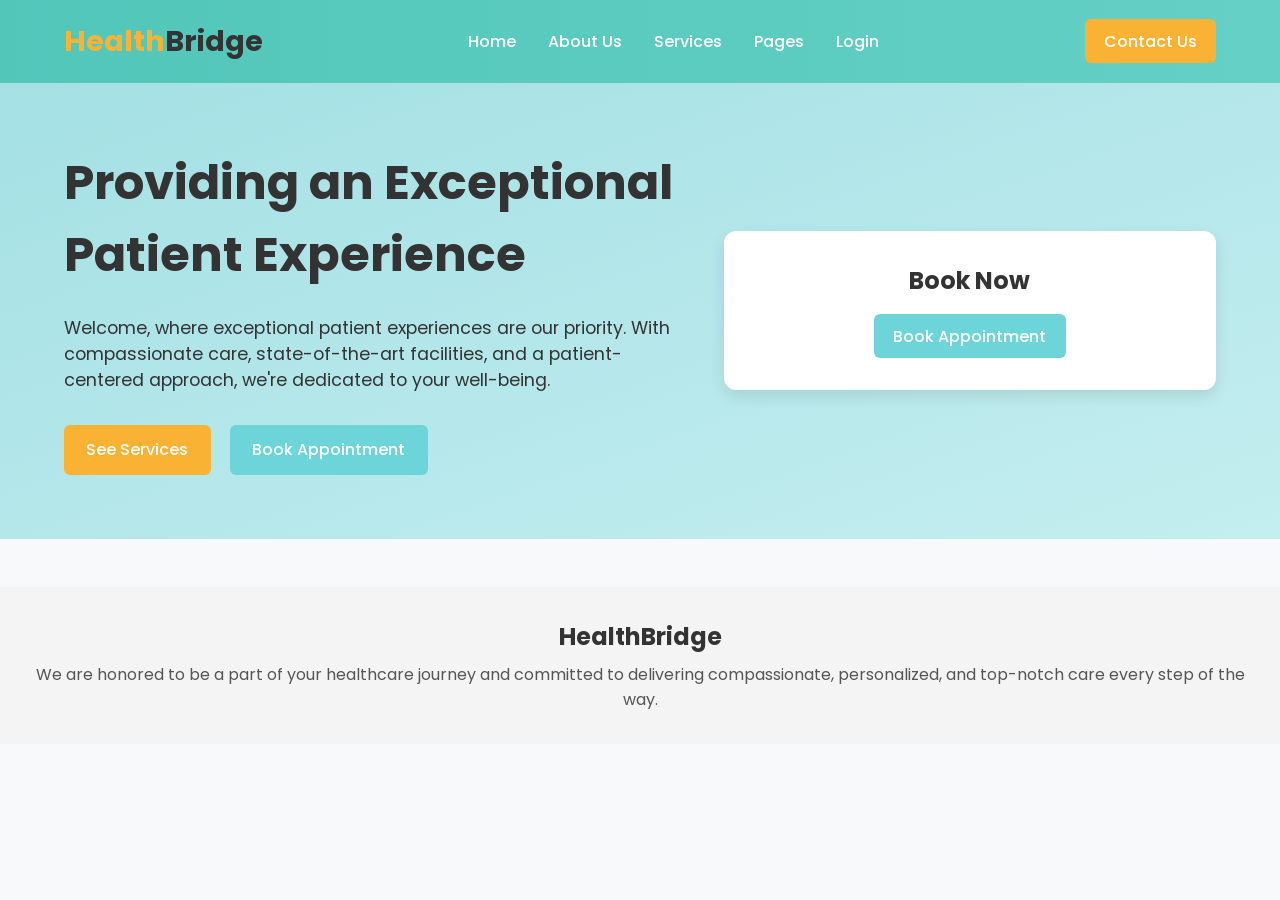
<file: frontend/index.html>
<!DOCTYPE html>
<html lang="en">
<head>
  <meta charset="UTF-8" />
  <meta name="viewport" content="width=device-width, initial-scale=1.0"/>
  <title>HealthBridge - Home</title>
  <link rel="stylesheet" href="main.css" />
  <link href="https://fonts.googleapis.com/css2?family=Poppins:wght@400;600;700&display=swap" rel="stylesheet">
</head>
<body>
  <header class="navbar">
    <div class="logo"><span class="highlight">Health</span>Bridge</div>
    <nav>
      <ul class="nav-links">
        <li><a href="#">Home</a></li>
        <li><a href="#">About Us</a></li>
        <li><a href="#">Services</a></li>
        <li><a href="#">Pages</a></li>
        <li><a href="login.html">Login</a></li>
      </ul>
    </nav>
    <a href="#" class="btn">Contact Us</a>
  </header>

  <section class="hero">
    <div class="hero-content">
      <h1>Providing an Exceptional <br />Patient Experience</h1>
      <p>Welcome, where exceptional patient experiences are our priority. With compassionate care, state-of-the-art facilities, and a patient-centered approach, we're dedicated to your well-being.</p>
      <div class="hero-buttons">
        <a href="#" class="btn-primary">See Services</a>
        <a href="#" class="btn-secondary">Book Appointment</a>
      </div>
    </div>
    <div class="hero-box">
      <h3>Book Now</h3>
      <a href="#" class="box-btn">Book Appointment</a>
    </div>
  </section>

  <footer class="footer">
    <div class="footer-content">
      <h2>HealthBridge</h2>
      <p>We are honored to be a part of your healthcare journey and committed to delivering compassionate, personalized, and top-notch care every step of the way.</p>
    </div>
  </footer>
</body>
</html>
</file>
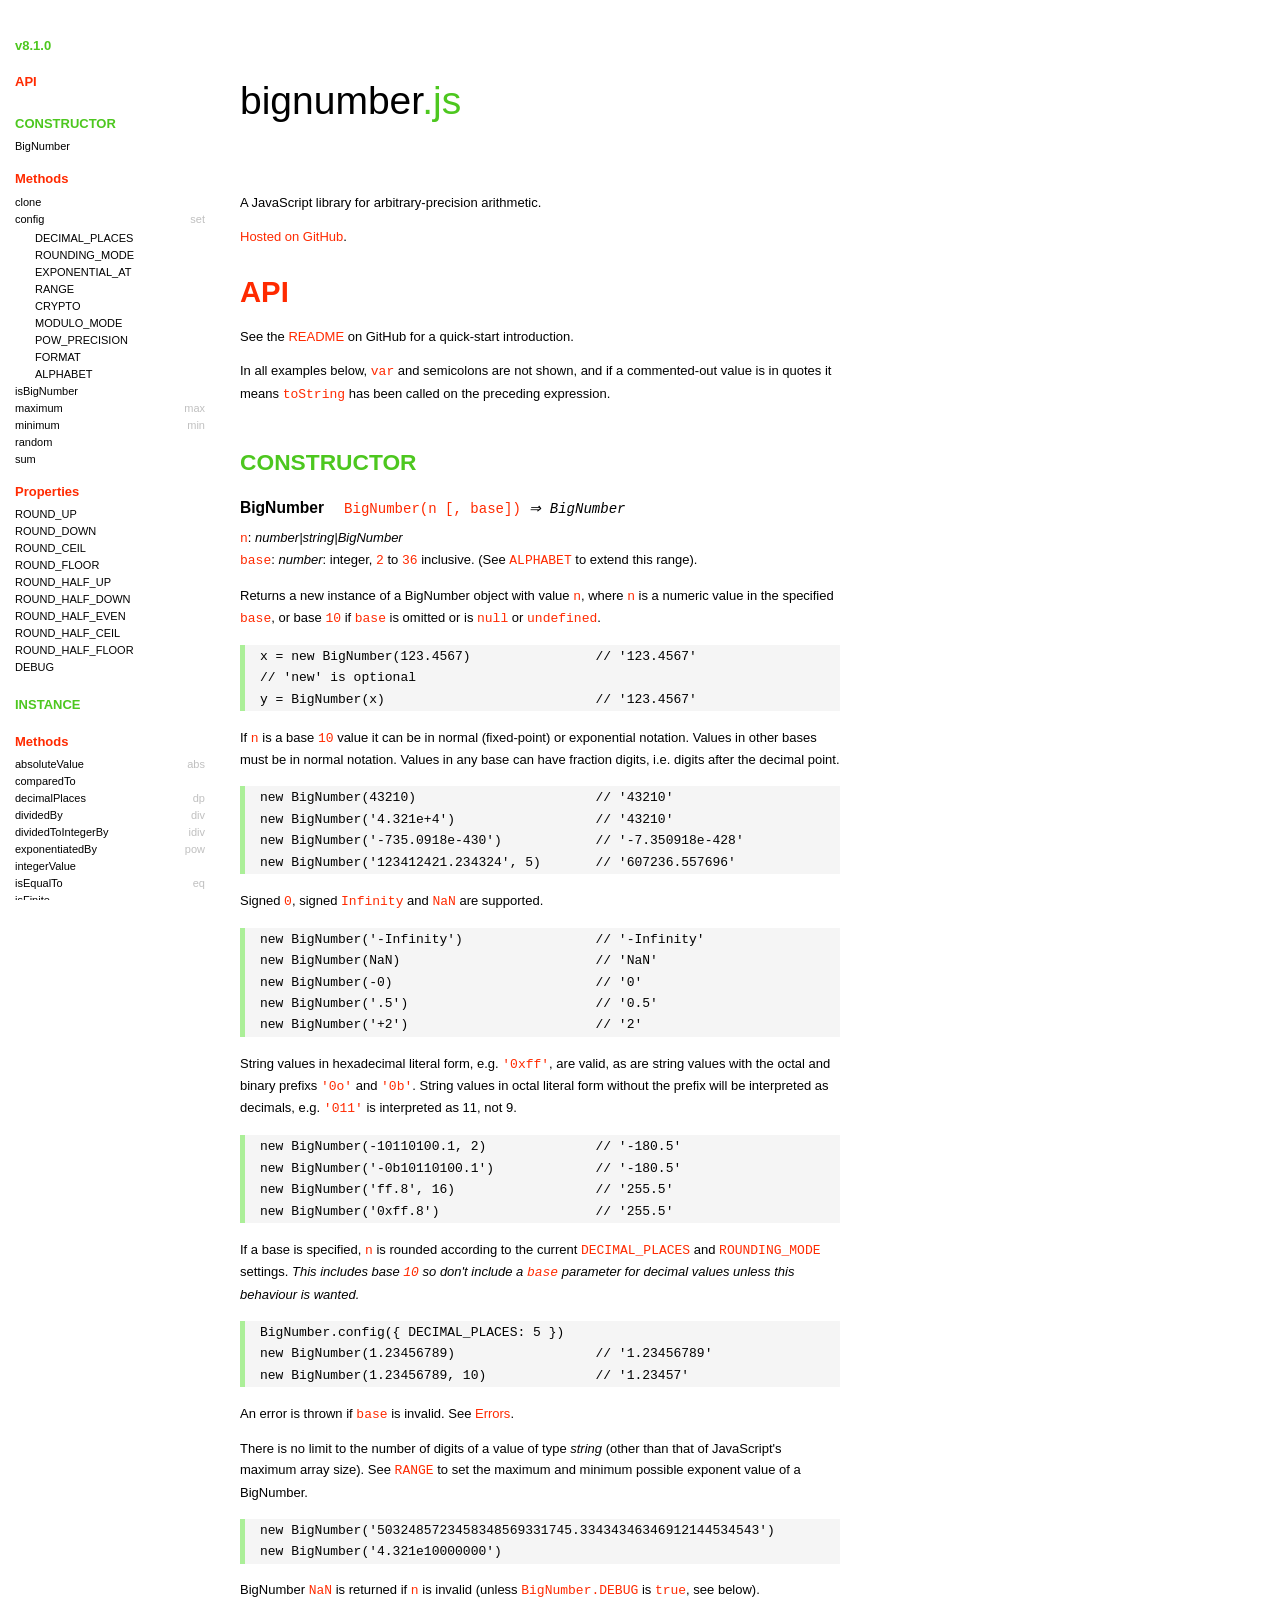
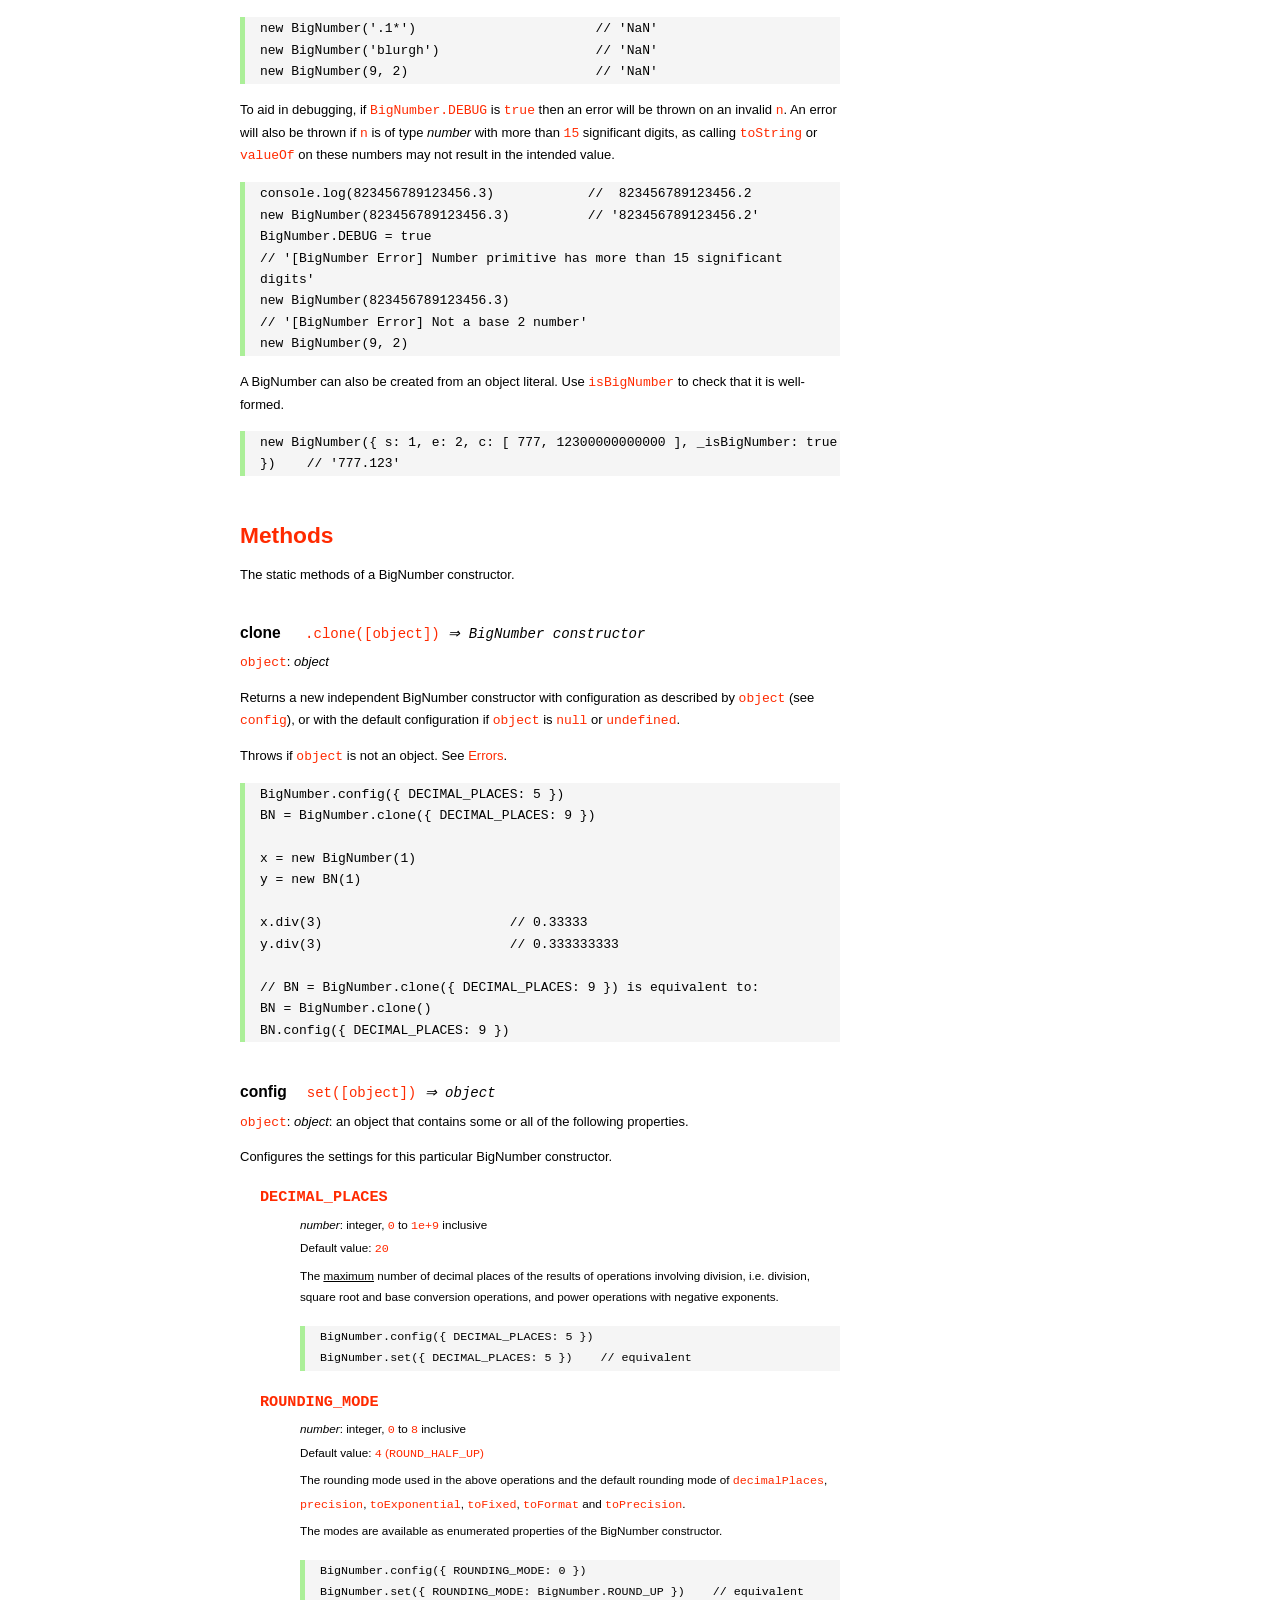
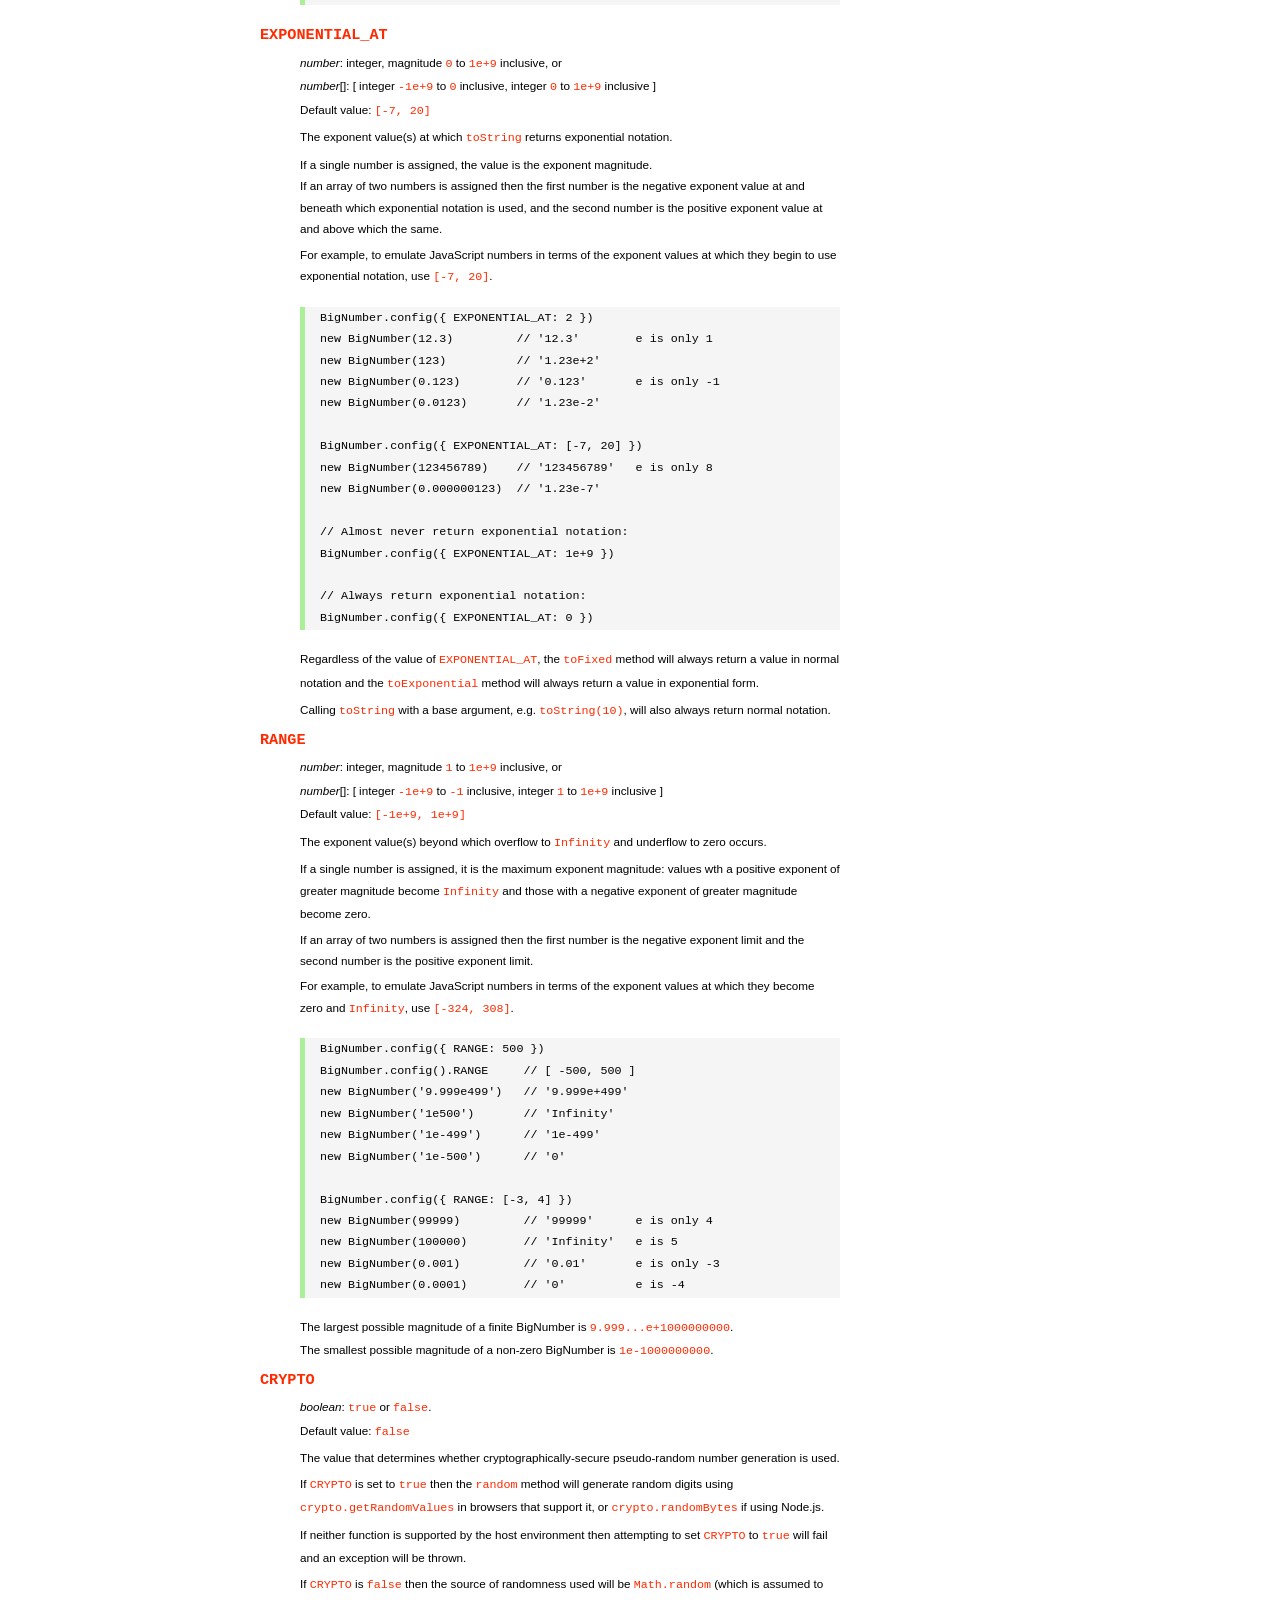
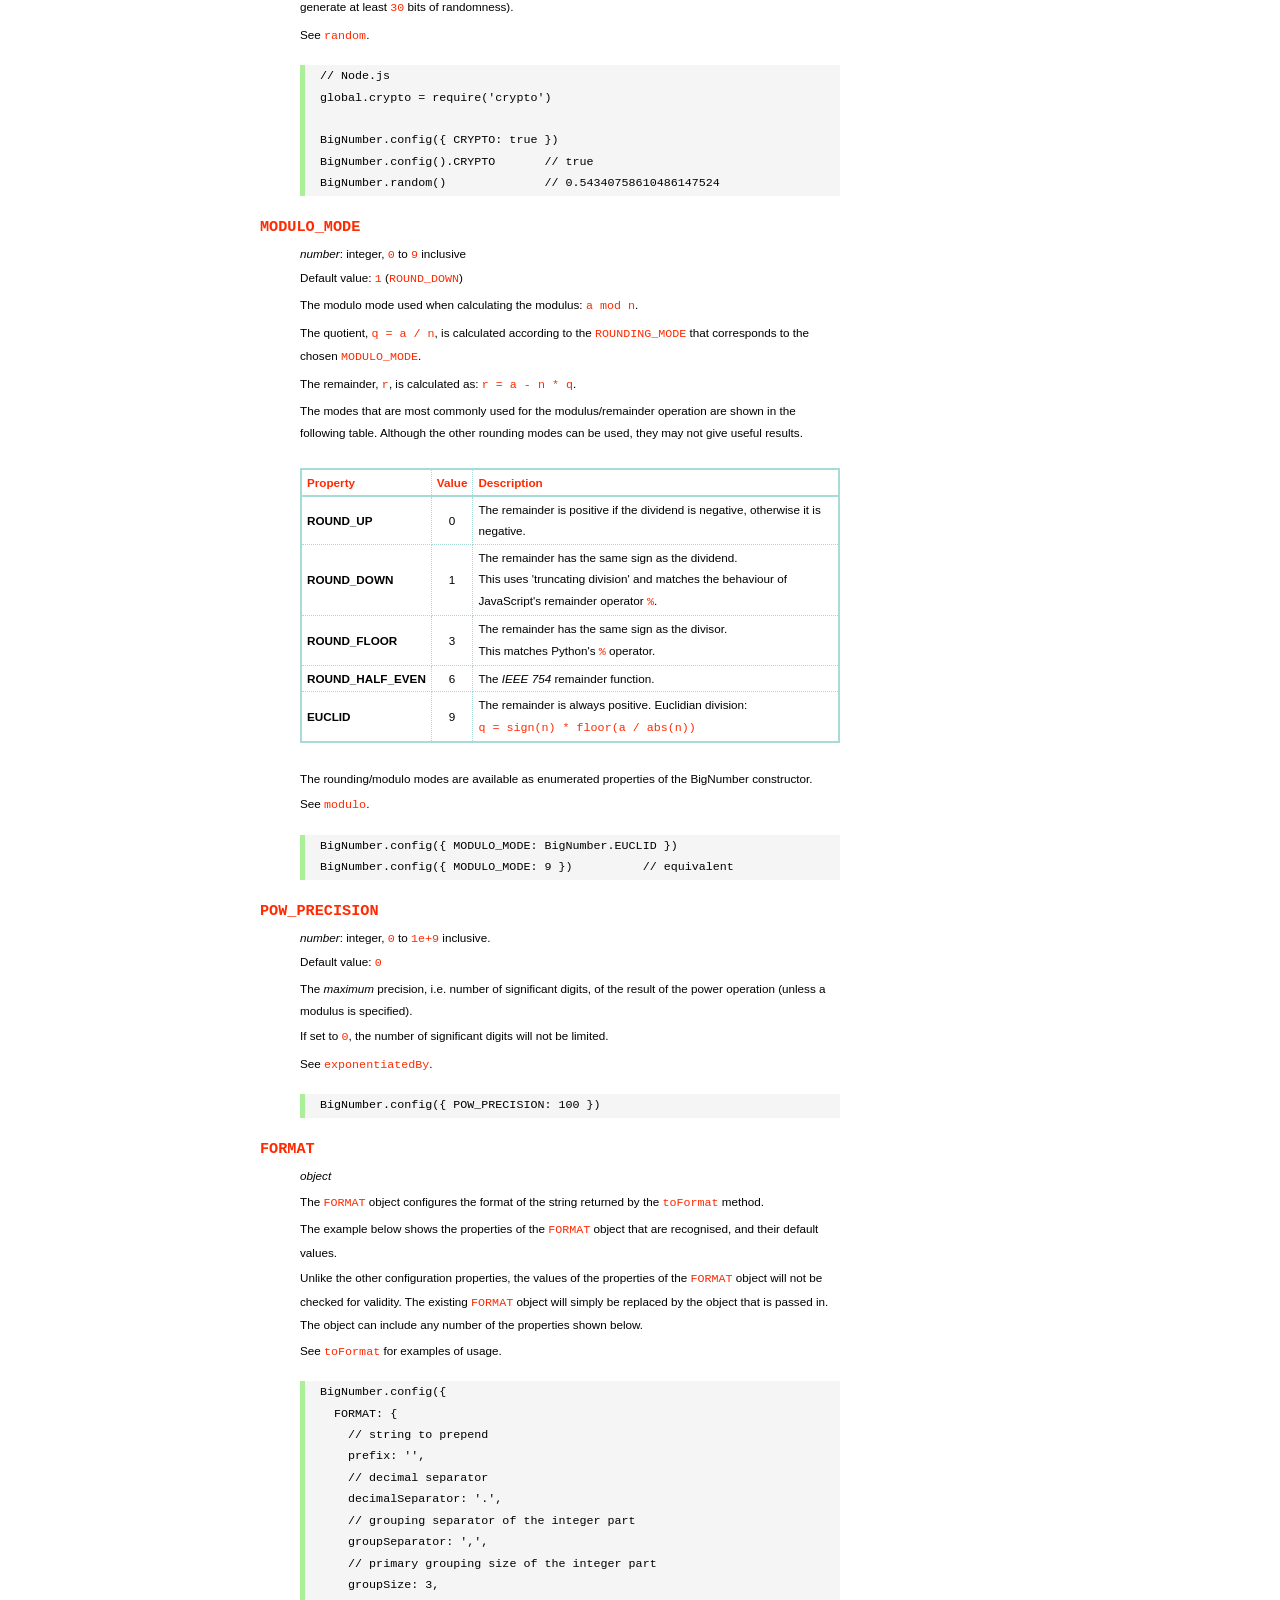
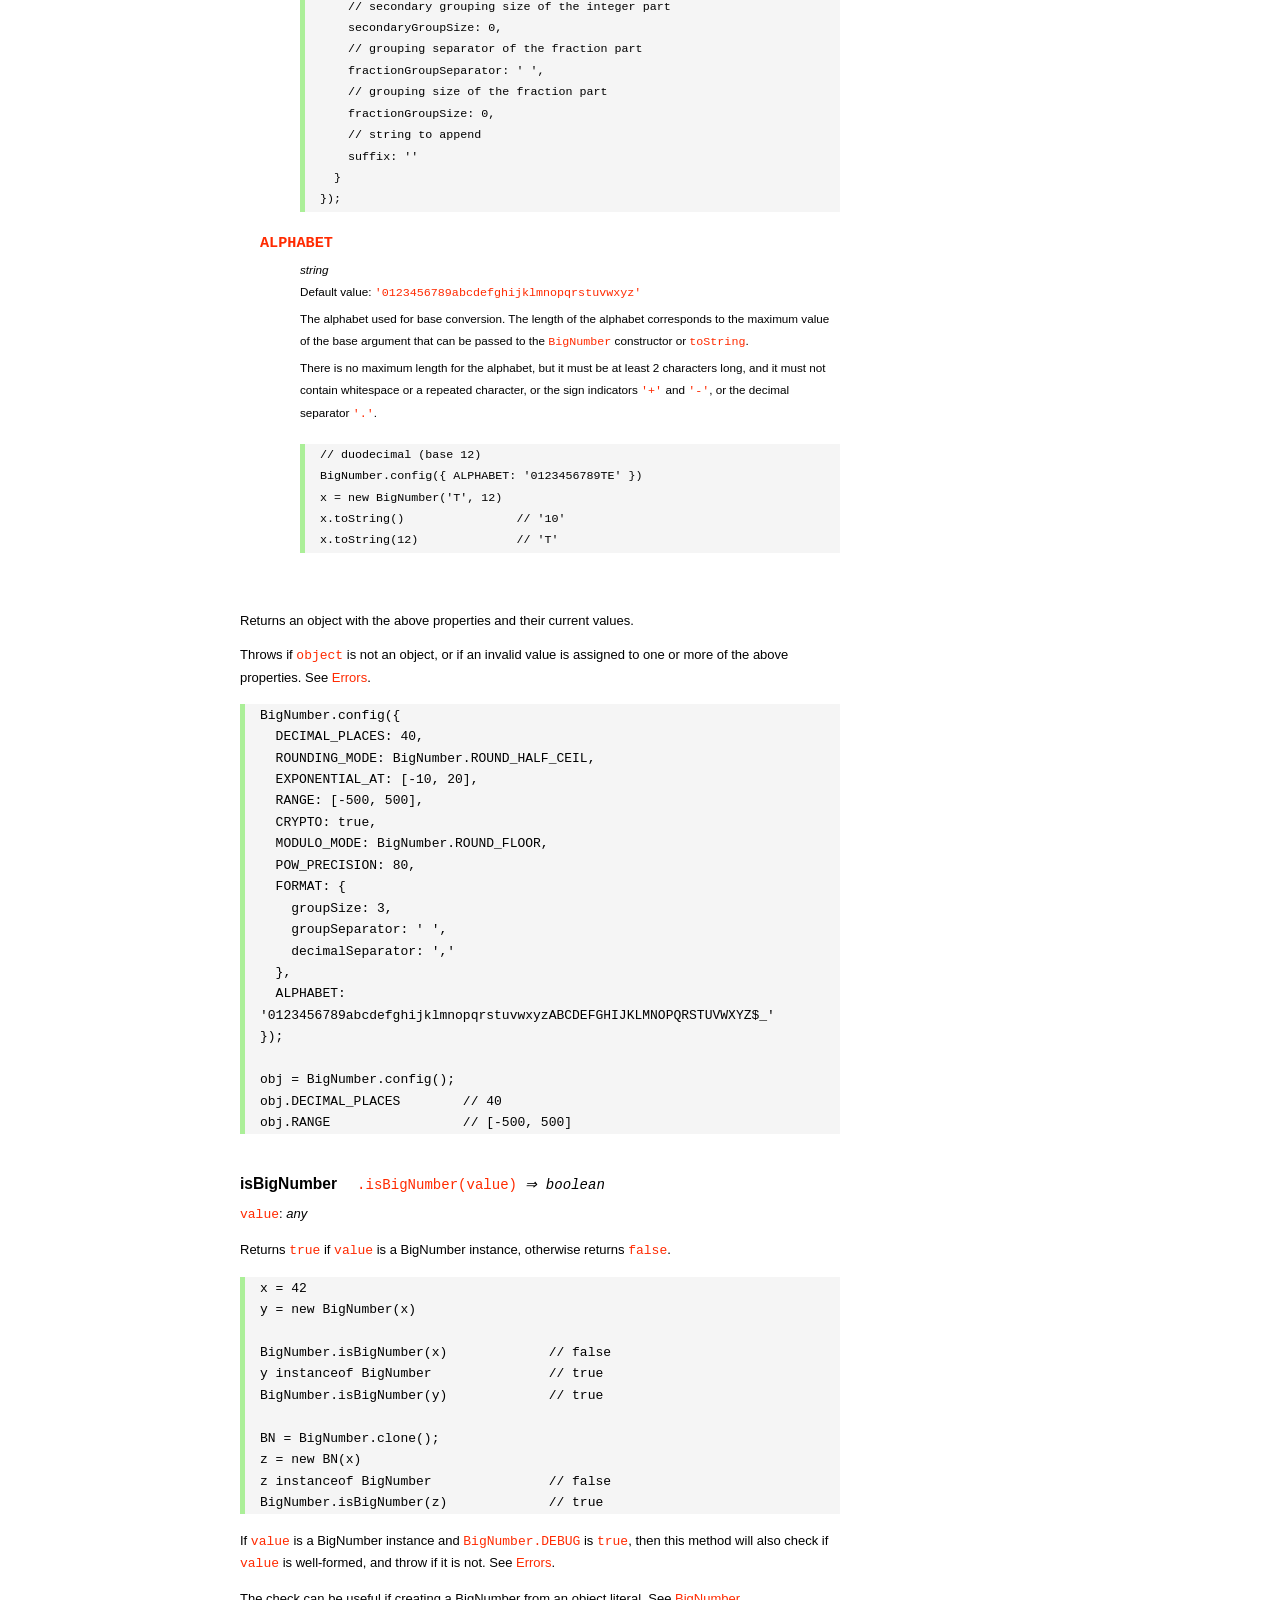
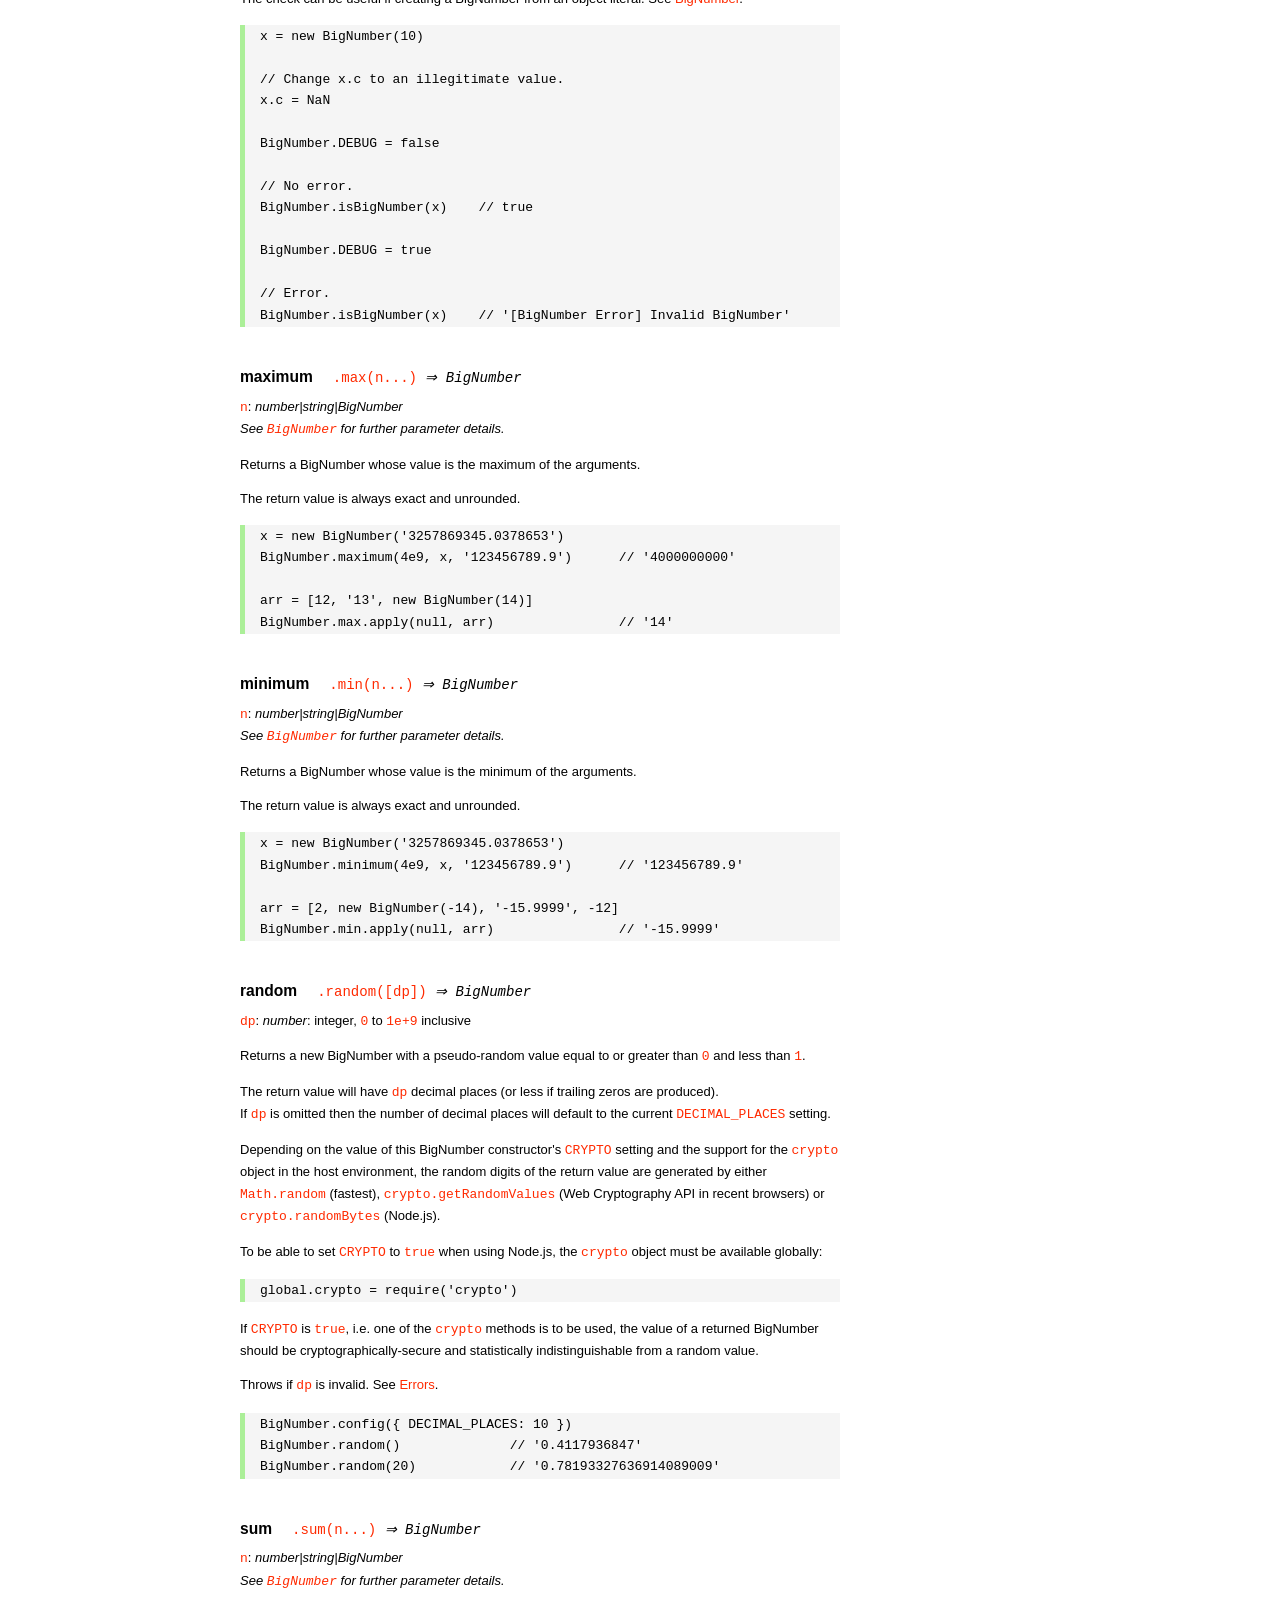
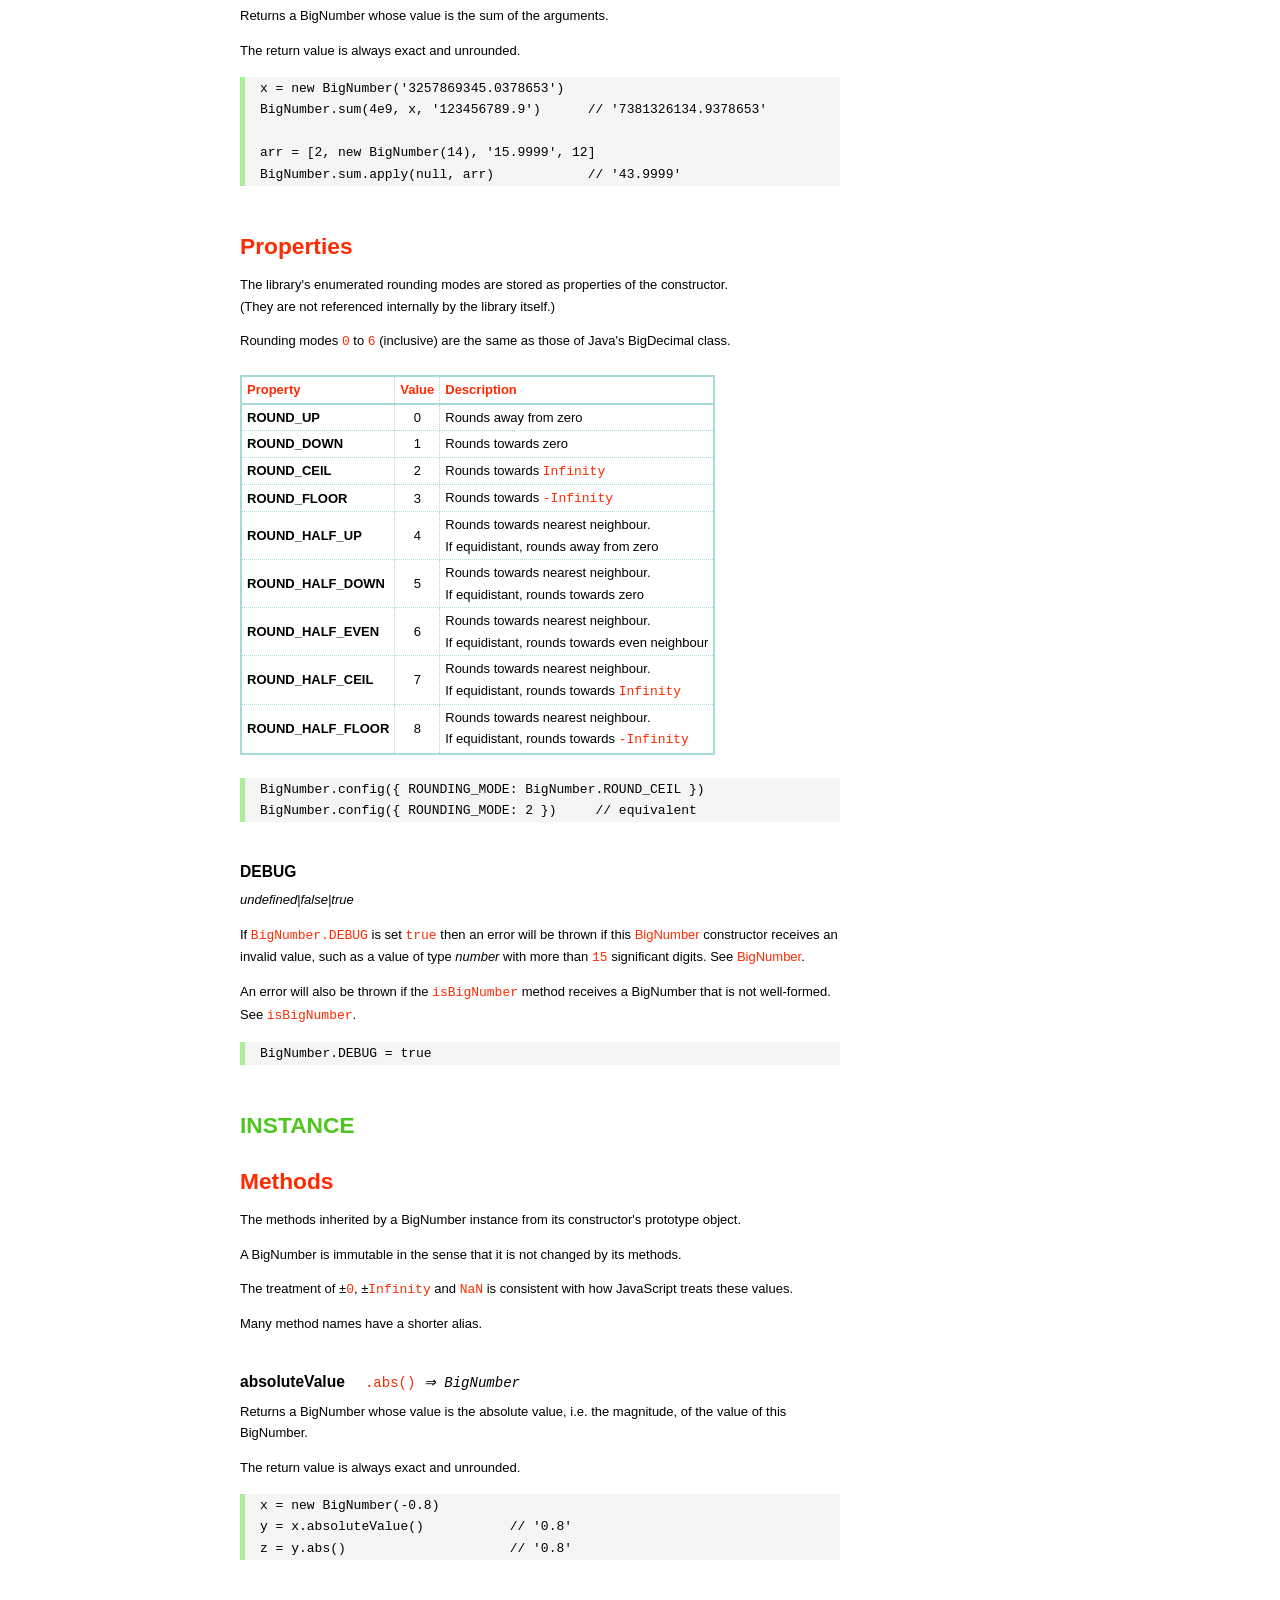
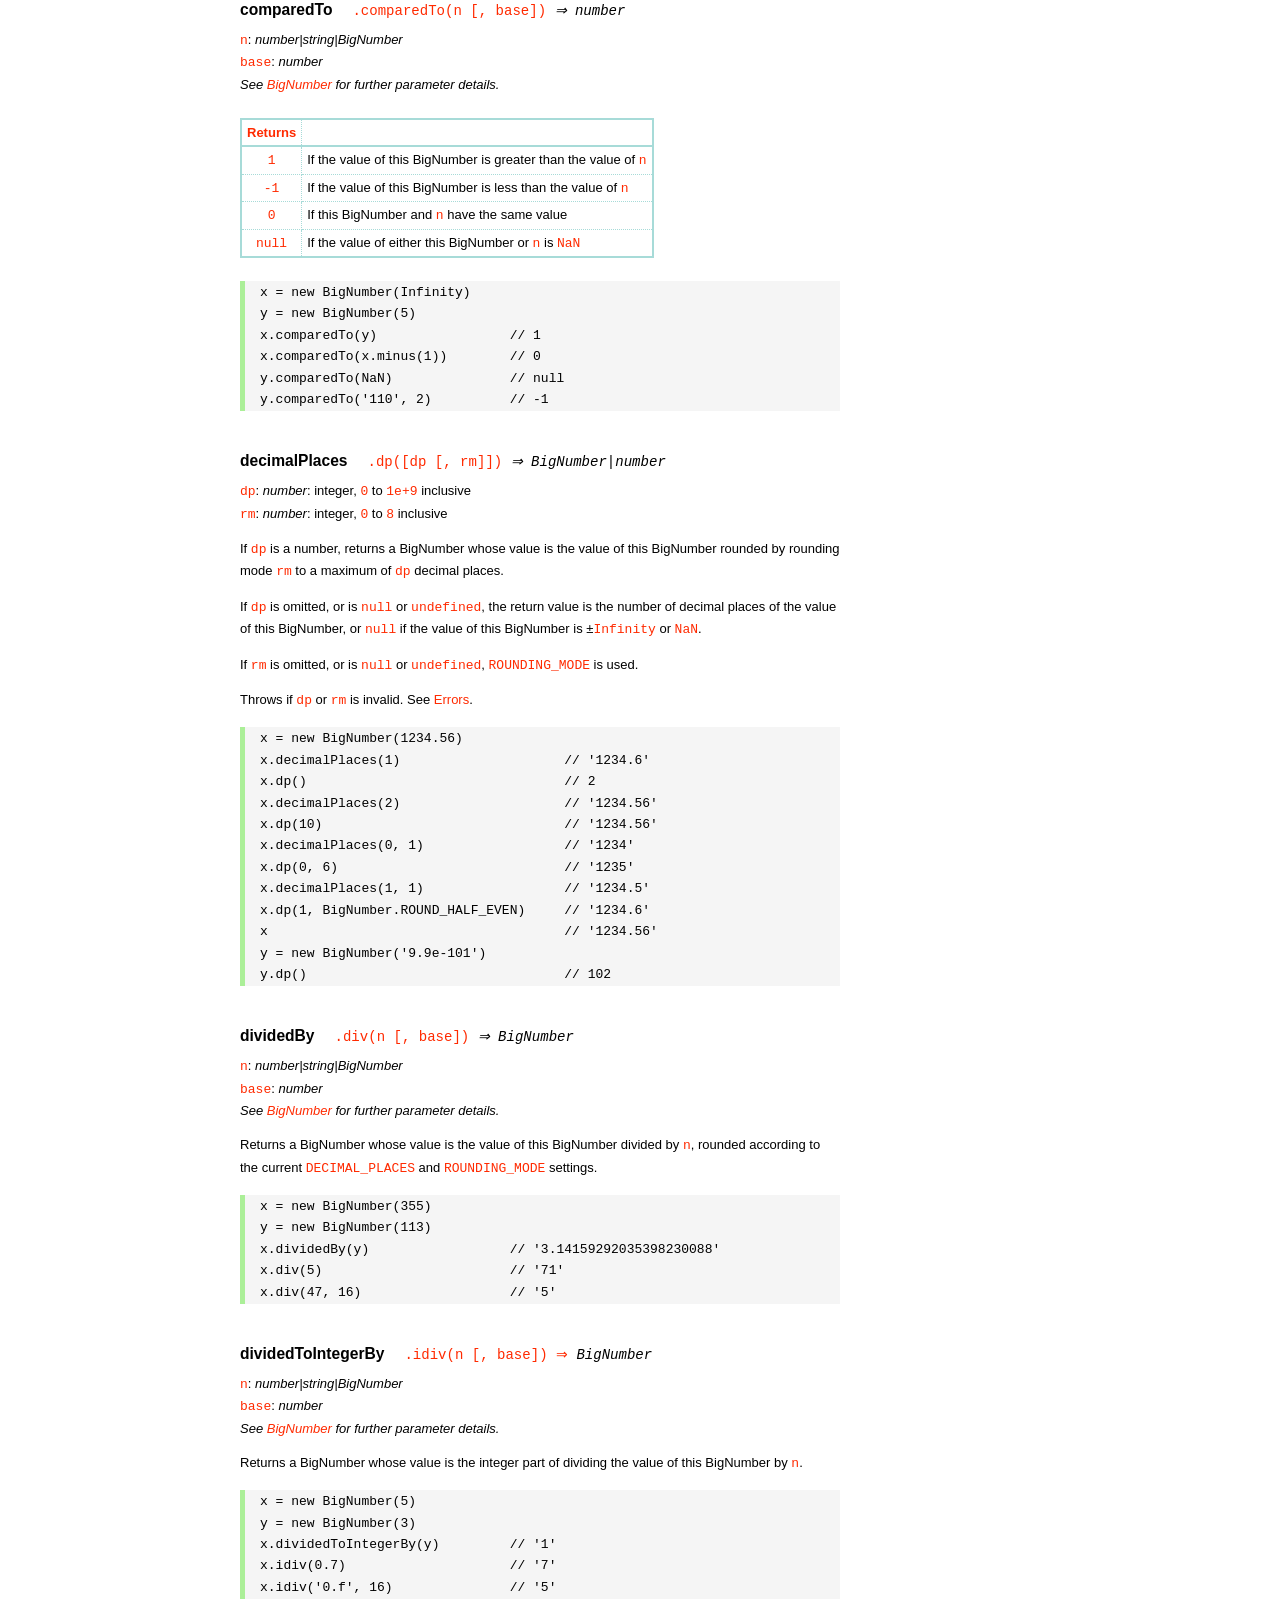
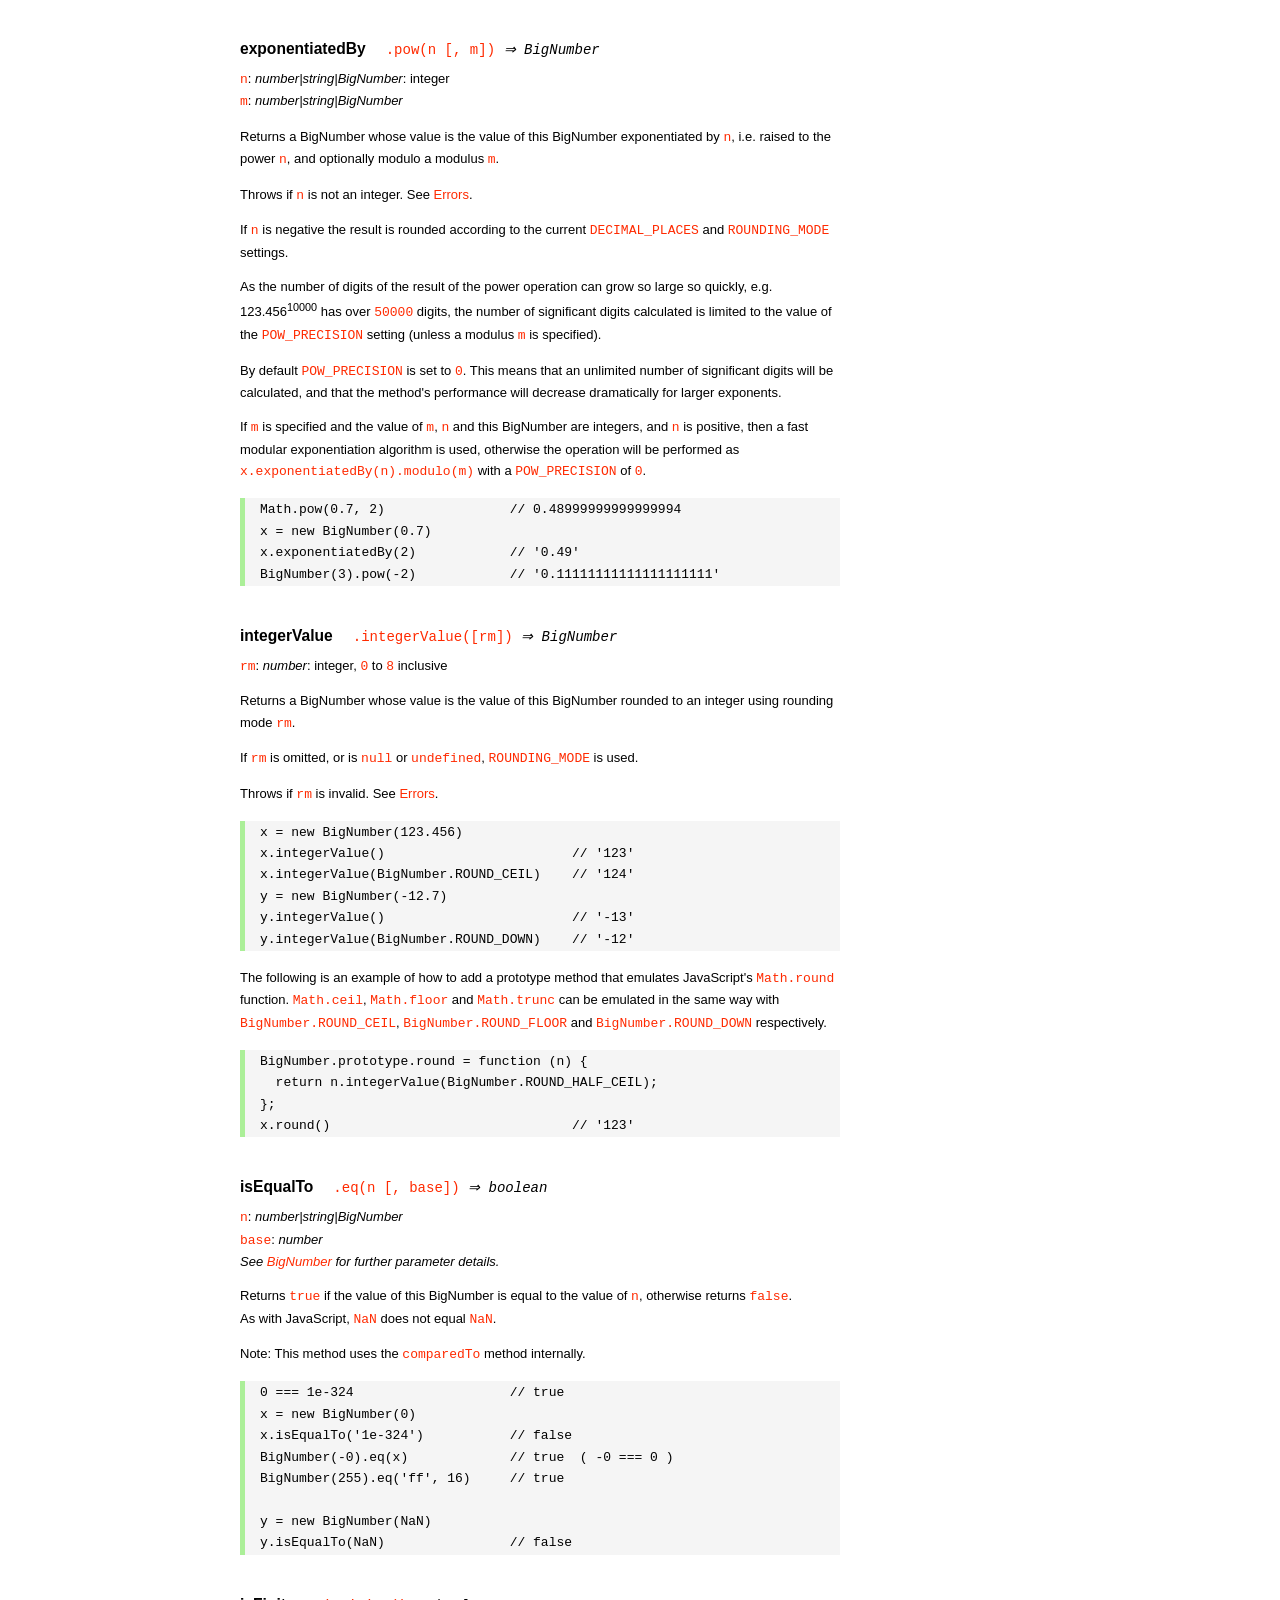
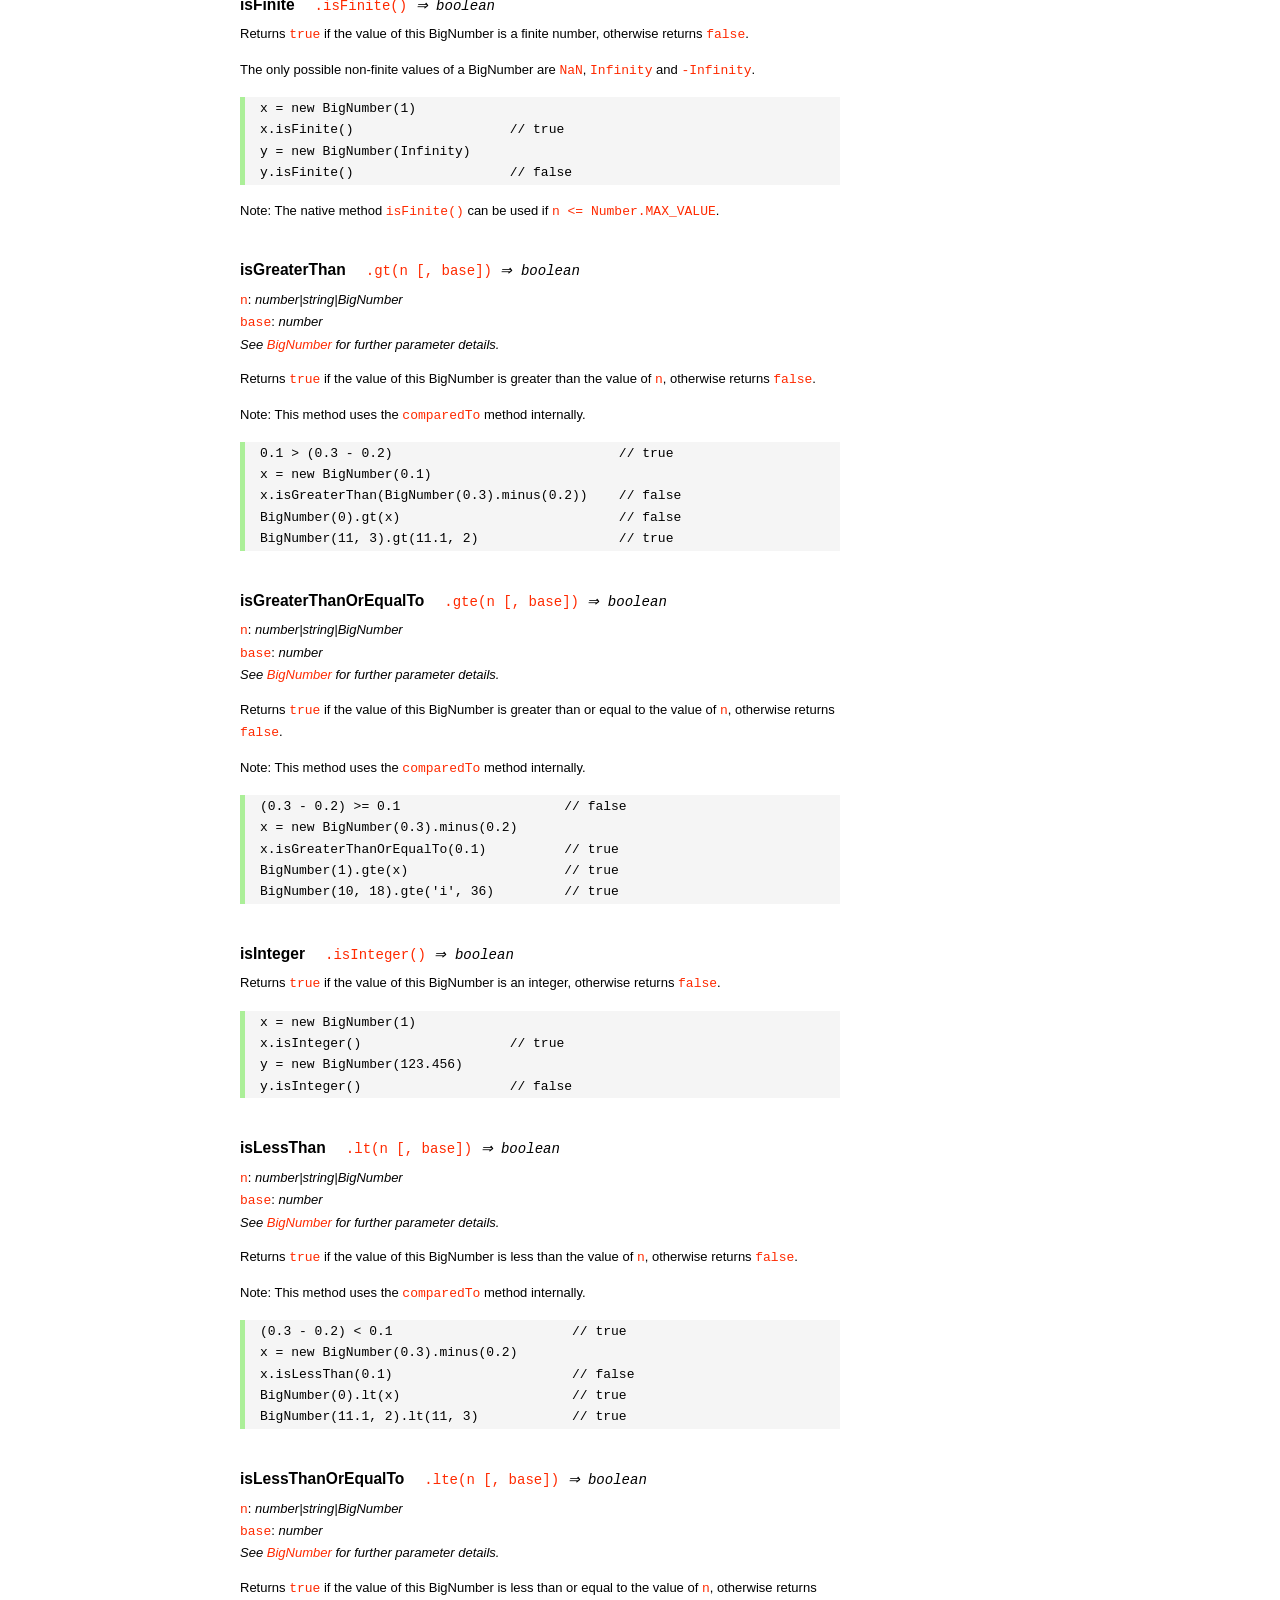
<file: backend/node_modules/bignumber.js/doc/API.html>
<!DOCTYPE HTML>
<html>
<head>
<meta charset="utf-8">
<meta http-equiv="X-UA-Compatible" content="IE=edge">
<meta name="Author" content="M Mclaughlin">
<title>bignumber.js API</title>
<style>
html{font-size:100%}
body{background:#fff;font-family:"Helvetica Neue",Helvetica,Arial,sans-serif;font-size:13px;
  line-height:1.65em;min-height:100%;margin:0}
body,i{color:#000}
.nav{background:#fff;position:fixed;top:0;bottom:0;left:0;width:200px;overflow-y:auto;
  padding:15px 0 30px 15px}
div.container{width:600px;margin:50px 0 50px 240px}
p{margin:0 0 1em;width:600px}
pre,ul{margin:1em 0}
h1,h2,h3,h4,h5{margin:0;padding:1.5em 0 0}
h1,h2{padding:.75em 0}
h1{font:400 3em Verdana,sans-serif;color:#000;margin-bottom:1em}
h2{font-size:2.25em;color:#ff2a00}
h3{font-size:1.75em;color:#4dc71f}
h4{font-size:1.75em;color:#ff2a00;padding-bottom:.75em}
h5{font-size:1.2em;margin-bottom:.4em}
h6{font-size:1.1em;margin-bottom:0.8em;padding:0.5em 0}
dd{padding-top:.35em}
dt{padding-top:.5em}
b{font-weight:700}
dt b{font-size:1.3em}
a,a:visited{color:#ff2a00;text-decoration:none}
a:active,a:hover{outline:0;text-decoration:underline}
.nav a,.nav b,.nav a:visited{display:block;color:#ff2a00;font-weight:700; margin-top:15px}
.nav b{color:#4dc71f;margin-top:20px;cursor:default;width:auto}
ul{list-style-type:none;padding:0 0 0 20px}
.nav ul{line-height:14px;padding-left:0;margin:5px 0 0}
.nav ul a,.nav ul a:visited,span{display:inline;color:#000;font-family:Verdana,Geneva,sans-serif;
  font-size:11px;font-weight:400;margin:0}
.inset,ul.inset{margin-left:20px}
.inset{font-size:.9em}
.nav li{width:auto;margin:0 0 3px}
.alias{font-style:italic;margin-left:20px}
table{border-collapse:collapse;border-spacing:0;border:2px solid #a7dbd8;margin:1.75em 0;padding:0}
td,th{text-align:left;margin:0;padding:2px 5px;border:1px dotted #a7dbd8}
th{border-top:2px solid #a7dbd8;border-bottom:2px solid #a7dbd8;color:#ff2a00}
code,pre{font-family:Consolas, monaco, monospace;font-weight:400}
pre{background:#f5f5f5;white-space:pre-wrap;word-wrap:break-word;border-left:5px solid #abef98;
  padding:1px 0 1px 15px;margin:1.2em 0}
code,.nav-title{color:#ff2a00}
.end{margin-bottom:25px}
.centre{text-align:center}
.error-table{font-size:13px;width:100%}
#faq{margin:3em 0 0}
li span{float:right;margin-right:10px;color:#c0c0c0}
#js{font:inherit;color:#4dc71f}
</style>
</head>
<body>

  <div class="nav">

    <b>v8.1.0</b>

	<a class='nav-title' href="#">API</a>

    <b> CONSTRUCTOR </b>
    <ul>
      <li><a href="#bignumber">BigNumber</a></li>
    </ul>

    <a href="#methods">Methods</a>
    <ul>
      <li><a href="#clone">clone</a></li>
      <li><a href="#config" >config</a><span>set</span></li>
      <li>
        <ul class="inset">
          <li><a href="#decimal-places">DECIMAL_PLACES</a></li>
          <li><a href="#rounding-mode" >ROUNDING_MODE</a></li>
          <li><a href="#exponential-at">EXPONENTIAL_AT</a></li>
          <li><a href="#range"         >RANGE</a></li>
          <li><a href="#crypto"        >CRYPTO</a></li>
          <li><a href="#modulo-mode"   >MODULO_MODE</a></li>
          <li><a href="#pow-precision" >POW_PRECISION</a></li>
          <li><a href="#format"        >FORMAT</a></li>
          <li><a href="#alphabet"      >ALPHABET</a></li>
        </ul>
      </li>
      <li><a href="#isBigNumber">isBigNumber</a></li>
      <li><a href="#max"        >maximum</a><span>max</span></li>
      <li><a href="#min"        >minimum</a><span>min</span></li>
      <li><a href="#random"     >random</a></li>
      <li><a href="#sum"        >sum</a></li>
    </ul>

    <a href="#constructor-properties">Properties</a>
    <ul>
      <li><a href="#round-up"        >ROUND_UP</a></li>
      <li><a href="#round-down"      >ROUND_DOWN</a></li>
      <li><a href="#round-ceil"      >ROUND_CEIL</a></li>
      <li><a href="#round-floor"     >ROUND_FLOOR</a></li>
      <li><a href="#round-half-up"   >ROUND_HALF_UP</a></li>
      <li><a href="#round-half-down" >ROUND_HALF_DOWN</a></li>
      <li><a href="#round-half-even" >ROUND_HALF_EVEN</a></li>
      <li><a href="#round-half-ceil" >ROUND_HALF_CEIL</a></li>
      <li><a href="#round-half-floor">ROUND_HALF_FLOOR</a></li>
      <li><a href="#debug"           >DEBUG</a></li>
    </ul>

    <b> INSTANCE </b>

    <a href="#prototype-methods">Methods</a>
    <ul>
      <li><a href="#abs"    >absoluteValue         </a><span>abs</span>  </li>
      <li><a href="#cmp"    >comparedTo            </a>                  </li>
      <li><a href="#dp"     >decimalPlaces         </a><span>dp</span>   </li>
      <li><a href="#div"    >dividedBy             </a><span>div</span>  </li>
      <li><a href="#divInt" >dividedToIntegerBy    </a><span>idiv</span> </li>
      <li><a href="#pow"    >exponentiatedBy       </a><span>pow</span>  </li>
      <li><a href="#int"    >integerValue          </a>                  </li>
      <li><a href="#eq"     >isEqualTo             </a><span>eq</span>   </li>
      <li><a href="#isF"    >isFinite              </a>                  </li>
      <li><a href="#gt"     >isGreaterThan         </a><span>gt</span>   </li>
      <li><a href="#gte"    >isGreaterThanOrEqualTo</a><span>gte</span>  </li>
      <li><a href="#isInt"  >isInteger             </a>                  </li>
      <li><a href="#lt"     >isLessThan            </a><span>lt</span>   </li>
      <li><a href="#lte"    >isLessThanOrEqualTo   </a><span>lte</span>  </li>
      <li><a href="#isNaN"  >isNaN                 </a>                  </li>
      <li><a href="#isNeg"  >isNegative            </a>                  </li>
      <li><a href="#isPos"  >isPositive            </a>                  </li>
      <li><a href="#isZ"    >isZero                </a>                  </li>
      <li><a href="#minus"  >minus                 </a>                  </li>
      <li><a href="#mod"    >modulo                </a><span>mod</span>  </li>
      <li><a href="#times"  >multipliedBy          </a><span>times</span></li>
      <li><a href="#neg"    >negated               </a>                  </li>
      <li><a href="#plus"   >plus                  </a>                  </li>
      <li><a href="#sd"     >precision             </a><span>sd</span>   </li>
      <li><a href="#shift"  >shiftedBy             </a>                  </li>
      <li><a href="#sqrt"   >squareRoot            </a><span>sqrt</span> </li>
      <li><a href="#toE"    >toExponential         </a>                  </li>
      <li><a href="#toFix"  >toFixed               </a>                  </li>
      <li><a href="#toFor"  >toFormat              </a>                  </li>
      <li><a href="#toFr"   >toFraction            </a>                  </li>
      <li><a href="#toJSON" >toJSON                </a>                  </li>
      <li><a href="#toN"    >toNumber              </a>                  </li>
      <li><a href="#toP"    >toPrecision           </a>                  </li>
      <li><a href="#toS"    >toString              </a>                  </li>
      <li><a href="#valueOf">valueOf               </a>                  </li>
    </ul>

    <a href="#instance-properties">Properties</a>
    <ul>
      <li><a href="#coefficient">c: coefficient</a></li>
      <li><a href="#exponent"   >e: exponent</a></li>
      <li><a href="#sign"       >s: sign</a></li>
    </ul>

    <a href="#zero-nan-infinity">Zero, NaN &amp; Infinity</a>
    <a href="#Errors">Errors</a>
    <a href="#type-coercion">Type coercion</a>
    <a class='end' href="#faq">FAQ</a>

  </div>

  <div class="container">

    <h1>bignumber<span id='js'>.js</span></h1>

    <p>A JavaScript library for arbitrary-precision arithmetic.</p>
    <p><a href="https://github.com/MikeMcl/bignumber.js">Hosted on GitHub</a>. </p>

    <h2>API</h2>

    <p>
      See the <a href='https://github.com/MikeMcl/bignumber.js'>README</a> on GitHub for a
      quick-start introduction.
    </p>
    <p>
      In all examples below, <code>var</code> and semicolons are not shown, and if a commented-out
      value is in quotes it means <code>toString</code> has been called on the preceding expression.
    </p>


    <h3>CONSTRUCTOR</h3>


    <h5 id="bignumber">
      BigNumber<code class='inset'>BigNumber(n [, base]) <i>&rArr; BigNumber</i></code>
    </h5>
    <p>
      <code>n</code>: <i>number|string|BigNumber</i><br />
      <code>base</code>: <i>number</i>: integer, <code>2</code> to <code>36</code> inclusive. (See
      <a href='#alphabet'><code>ALPHABET</code></a> to extend this range).
    </p>
    <p>
      Returns a new instance of a BigNumber object with value <code>n</code>, where <code>n</code>
      is a numeric value in the specified <code>base</code>, or base <code>10</code> if
      <code>base</code> is omitted or is <code>null</code> or <code>undefined</code>.
    </p>
    <pre>
x = new BigNumber(123.4567)                // '123.4567'
// 'new' is optional
y = BigNumber(x)                           // '123.4567'</pre>
    <p>
      If <code>n</code> is a base <code>10</code> value it can be in normal (fixed-point) or
      exponential notation. Values in other bases must be in normal notation. Values in any base can
      have fraction digits, i.e. digits after the decimal point.
    </p>
    <pre>
new BigNumber(43210)                       // '43210'
new BigNumber('4.321e+4')                  // '43210'
new BigNumber('-735.0918e-430')            // '-7.350918e-428'
new BigNumber('123412421.234324', 5)       // '607236.557696'</pre>
    <p>
      Signed <code>0</code>, signed <code>Infinity</code> and <code>NaN</code> are supported.
    </p>
    <pre>
new BigNumber('-Infinity')                 // '-Infinity'
new BigNumber(NaN)                         // 'NaN'
new BigNumber(-0)                          // '0'
new BigNumber('.5')                        // '0.5'
new BigNumber('+2')                        // '2'</pre>
    <p>
      String values in hexadecimal literal form, e.g. <code>'0xff'</code>, are valid, as are
      string values with the octal and binary prefixs <code>'0o'</code> and <code>'0b'</code>.
      String values in octal literal form without the prefix will be interpreted as
      decimals, e.g. <code>'011'</code> is interpreted as 11, not 9.
    </p>
    <pre>
new BigNumber(-10110100.1, 2)              // '-180.5'
new BigNumber('-0b10110100.1')             // '-180.5'
new BigNumber('ff.8', 16)                  // '255.5'
new BigNumber('0xff.8')                    // '255.5'</pre>
    <p>
      If a base is specified, <code>n</code> is rounded according to the current
      <a href='#decimal-places'><code>DECIMAL_PLACES</code></a> and
      <a href='#rounding-mode'><code>ROUNDING_MODE</code></a> settings. <em>This includes base
      <code>10</code> so don't include a <code>base</code> parameter for decimal values unless
      this behaviour is wanted.</em>
    </p>
    <pre>BigNumber.config({ DECIMAL_PLACES: 5 })
new BigNumber(1.23456789)                  // '1.23456789'
new BigNumber(1.23456789, 10)              // '1.23457'</pre>
    <p>An error is thrown if <code>base</code> is invalid. See <a href='#Errors'>Errors</a>.</p>
    <p>
      There is no limit to the number of digits of a value of type <em>string</em> (other than
      that of JavaScript's maximum array size). See <a href='#range'><code>RANGE</code></a> to set
      the maximum and minimum possible exponent value of a BigNumber.
    </p>
    <pre>
new BigNumber('5032485723458348569331745.33434346346912144534543')
new BigNumber('4.321e10000000')</pre>
    <p>BigNumber <code>NaN</code> is returned if <code>n</code> is invalid
    (unless <code>BigNumber.DEBUG</code> is <code>true</code>, see below).</p>
    <pre>
new BigNumber('.1*')                       // 'NaN'
new BigNumber('blurgh')                    // 'NaN'
new BigNumber(9, 2)                        // 'NaN'</pre>
    <p>
      To aid in debugging, if <code>BigNumber.DEBUG</code> is <code>true</code> then an error will
      be thrown on an invalid <code>n</code>. An error will also be thrown if <code>n</code> is of
      type <em>number</em> with more than <code>15</code> significant digits, as calling
      <code><a href='#toS'>toString</a></code> or <code><a href='#valueOf'>valueOf</a></code> on
      these numbers may not result in the intended value.
    </p>
      <pre>
console.log(823456789123456.3)            //  823456789123456.2
new BigNumber(823456789123456.3)          // '823456789123456.2'
BigNumber.DEBUG = true
// '[BigNumber Error] Number primitive has more than 15 significant digits'
new BigNumber(823456789123456.3)
// '[BigNumber Error] Not a base 2 number'
new BigNumber(9, 2)</pre>
    <p>
      A BigNumber can also be created from an object literal.
      Use <code><a href='#isBigNumber'>isBigNumber</a></code> to check that it is well-formed.
    </p>
    <pre>new BigNumber({ s: 1, e: 2, c: [ 777, 12300000000000 ], _isBigNumber: true })    // '777.123'</pre>




    <h4 id="methods">Methods</h4>
     <p>The static methods of a BigNumber constructor.</p>




    <h5 id="clone">clone
      <code class='inset'>.clone([object]) <i>&rArr; BigNumber constructor</i></code>
    </h5>
    <p><code>object</code>: <i>object</i></p>
    <p>
      Returns a new independent BigNumber constructor with configuration as described by
      <code>object</code> (see <a href='#config'><code>config</code></a>), or with the default
      configuration if <code>object</code> is <code>null</code> or <code>undefined</code>.
    </p>
    <p>
      Throws if <code>object</code> is not an object. See <a href='#Errors'>Errors</a>.
    </p>
    <pre>BigNumber.config({ DECIMAL_PLACES: 5 })
BN = BigNumber.clone({ DECIMAL_PLACES: 9 })

x = new BigNumber(1)
y = new BN(1)

x.div(3)                        // 0.33333
y.div(3)                        // 0.333333333

// BN = BigNumber.clone({ DECIMAL_PLACES: 9 }) is equivalent to:
BN = BigNumber.clone()
BN.config({ DECIMAL_PLACES: 9 })</pre>



    <h5 id="config">config<code class='inset'>set([object]) <i>&rArr; object</i></code></h5>
    <p>
      <code>object</code>: <i>object</i>: an object that contains some or all of the following
      properties.
    </p>
    <p>Configures the settings for this particular BigNumber constructor.</p>

    <dl class='inset'>
      <dt id="decimal-places"><code><b>DECIMAL_PLACES</b></code></dt>
      <dd>
        <i>number</i>: integer, <code>0</code> to <code>1e+9</code> inclusive<br />
        Default value: <code>20</code>
      </dd>
      <dd>
        The <u>maximum</u> number of decimal places of the results of operations involving
        division, i.e. division, square root and base conversion operations, and power
        operations with negative exponents.<br />
      </dd>
      <dd>
      <pre>BigNumber.config({ DECIMAL_PLACES: 5 })
BigNumber.set({ DECIMAL_PLACES: 5 })    // equivalent</pre>
      </dd>



      <dt id="rounding-mode"><code><b>ROUNDING_MODE</b></code></dt>
      <dd>
        <i>number</i>: integer, <code>0</code> to <code>8</code> inclusive<br />
        Default value: <code>4</code> <a href="#round-half-up">(<code>ROUND_HALF_UP</code>)</a>
      </dd>
      <dd>
        The rounding mode used in the above operations and the default rounding mode of
        <a href='#dp'><code>decimalPlaces</code></a>,
        <a href='#sd'><code>precision</code></a>,
        <a href='#toE'><code>toExponential</code></a>,
        <a href='#toFix'><code>toFixed</code></a>,
        <a href='#toFor'><code>toFormat</code></a> and
        <a href='#toP'><code>toPrecision</code></a>.
      </dd>
      <dd>The modes are available as enumerated properties of the BigNumber constructor.</dd>
       <dd>
      <pre>BigNumber.config({ ROUNDING_MODE: 0 })
BigNumber.set({ ROUNDING_MODE: BigNumber.ROUND_UP })    // equivalent</pre>
        </dd>



      <dt id="exponential-at"><code><b>EXPONENTIAL_AT</b></code></dt>
      <dd>
        <i>number</i>: integer, magnitude <code>0</code> to <code>1e+9</code> inclusive, or
        <br />
        <i>number</i>[]: [ integer <code>-1e+9</code> to <code>0</code> inclusive, integer
        <code>0</code> to <code>1e+9</code> inclusive ]<br />
        Default value: <code>[-7, 20]</code>
      </dd>
      <dd>
        The exponent value(s) at which <code>toString</code> returns exponential notation.
      </dd>
      <dd>
        If a single number is assigned, the value is the exponent magnitude.<br />
        If an array of two numbers is assigned then the first number is the negative exponent
        value at and beneath which exponential notation is used, and the second number is the
        positive exponent value at and above which the same.
      </dd>
      <dd>
        For example, to emulate JavaScript numbers in terms of the exponent values at which they
        begin to use exponential notation, use <code>[-7, 20]</code>.
      </dd>
      <dd>
      <pre>BigNumber.config({ EXPONENTIAL_AT: 2 })
new BigNumber(12.3)         // '12.3'        e is only 1
new BigNumber(123)          // '1.23e+2'
new BigNumber(0.123)        // '0.123'       e is only -1
new BigNumber(0.0123)       // '1.23e-2'

BigNumber.config({ EXPONENTIAL_AT: [-7, 20] })
new BigNumber(123456789)    // '123456789'   e is only 8
new BigNumber(0.000000123)  // '1.23e-7'

// Almost never return exponential notation:
BigNumber.config({ EXPONENTIAL_AT: 1e+9 })

// Always return exponential notation:
BigNumber.config({ EXPONENTIAL_AT: 0 })</pre>
      </dd>
      <dd>
        Regardless of the value of <code>EXPONENTIAL_AT</code>, the <code>toFixed</code> method
        will always return a value in normal notation and the <code>toExponential</code> method
        will always return a value in exponential form.
      </dd>
      <dd>
        Calling <code>toString</code> with a base argument, e.g. <code>toString(10)</code>, will
        also always return normal notation.
      </dd>



      <dt id="range"><code><b>RANGE</b></code></dt>
      <dd>
        <i>number</i>: integer, magnitude <code>1</code> to <code>1e+9</code> inclusive, or
        <br />
        <i>number</i>[]: [ integer <code>-1e+9</code> to <code>-1</code> inclusive, integer
        <code>1</code> to <code>1e+9</code> inclusive ]<br />
        Default value: <code>[-1e+9, 1e+9]</code>
      </dd>
      <dd>
        The exponent value(s) beyond which overflow to <code>Infinity</code> and underflow to
        zero occurs.
      </dd>
      <dd>
        If a single number is assigned, it is the maximum exponent magnitude: values wth a
        positive exponent of greater magnitude become <code>Infinity</code> and those with a
        negative exponent of greater magnitude become zero.
      <dd>
        If an array of two numbers is assigned then the first number is the negative exponent
        limit and the second number is the positive exponent limit.
      </dd>
      <dd>
        For example, to emulate JavaScript numbers in terms of the exponent values at which they
        become zero and <code>Infinity</code>, use <code>[-324, 308]</code>.
      </dd>
      <dd>
      <pre>BigNumber.config({ RANGE: 500 })
BigNumber.config().RANGE     // [ -500, 500 ]
new BigNumber('9.999e499')   // '9.999e+499'
new BigNumber('1e500')       // 'Infinity'
new BigNumber('1e-499')      // '1e-499'
new BigNumber('1e-500')      // '0'

BigNumber.config({ RANGE: [-3, 4] })
new BigNumber(99999)         // '99999'      e is only 4
new BigNumber(100000)        // 'Infinity'   e is 5
new BigNumber(0.001)         // '0.01'       e is only -3
new BigNumber(0.0001)        // '0'          e is -4</pre>
      </dd>
      <dd>
        The largest possible magnitude of a finite BigNumber is
        <code>9.999...e+1000000000</code>.<br />
        The smallest possible magnitude of a non-zero BigNumber is <code>1e-1000000000</code>.
      </dd>



      <dt id="crypto"><code><b>CRYPTO</b></code></dt>
      <dd>
        <i>boolean</i>: <code>true</code> or <code>false</code>.<br />
        Default value: <code>false</code>
      </dd>
      <dd>
        The value that determines whether cryptographically-secure pseudo-random number
        generation is used.
      </dd>
      <dd>
        If <code>CRYPTO</code> is set to <code>true</code> then the
        <a href='#random'><code>random</code></a> method will generate random digits using
        <code>crypto.getRandomValues</code> in browsers that support it, or
        <code>crypto.randomBytes</code> if using Node.js.
      </dd>
      <dd>
        If neither function is supported by the host environment then attempting to set
        <code>CRYPTO</code> to <code>true</code> will fail and an exception will be thrown.
      </dd>
      <dd>
        If <code>CRYPTO</code> is <code>false</code> then the source of randomness used will be
        <code>Math.random</code> (which is assumed to generate at least <code>30</code> bits of
        randomness).
      </dd>
      <dd>See <a href='#random'><code>random</code></a>.</dd>
      <dd>
      <pre>
// Node.js
global.crypto = require('crypto')

BigNumber.config({ CRYPTO: true })
BigNumber.config().CRYPTO       // true
BigNumber.random()              // 0.54340758610486147524</pre>
      </dd>



      <dt id="modulo-mode"><code><b>MODULO_MODE</b></code></dt>
      <dd>
        <i>number</i>: integer, <code>0</code> to <code>9</code> inclusive<br />
        Default value: <code>1</code> (<a href="#round-down"><code>ROUND_DOWN</code></a>)
      </dd>
      <dd>The modulo mode used when calculating the modulus: <code>a mod n</code>.</dd>
      <dd>
        The quotient, <code>q = a / n</code>, is calculated according to the
        <a href='#rounding-mode'><code>ROUNDING_MODE</code></a> that corresponds to the chosen
        <code>MODULO_MODE</code>.
      </dd>
      <dd>The remainder, <code>r</code>, is calculated as: <code>r = a - n * q</code>.</dd>
      <dd>
        The modes that are most commonly used for the modulus/remainder operation are shown in
        the following table. Although the other rounding modes can be used, they may not give
        useful results.
      </dd>
      <dd>
        <table>
          <tr><th>Property</th><th>Value</th><th>Description</th></tr>
          <tr>
            <td><b>ROUND_UP</b></td><td class='centre'>0</td>
            <td>
              The remainder is positive if the dividend is negative, otherwise it is negative.
            </td>
          </tr>
          <tr>
            <td><b>ROUND_DOWN</b></td><td class='centre'>1</td>
            <td>
              The remainder has the same sign as the dividend.<br />
              This uses 'truncating division' and matches the behaviour of JavaScript's
              remainder operator <code>%</code>.
            </td>
          </tr>
          <tr>
            <td><b>ROUND_FLOOR</b></td><td class='centre'>3</td>
            <td>
              The remainder has the same sign as the divisor.<br />
              This matches Python's <code>%</code> operator.
            </td>
          </tr>
          <tr>
            <td><b>ROUND_HALF_EVEN</b></td><td class='centre'>6</td>
            <td>The <i>IEEE 754</i> remainder function.</td>
          </tr>
           <tr>
             <td><b>EUCLID</b></td><td class='centre'>9</td>
             <td>
               The remainder is always positive. Euclidian division: <br />
               <code>q = sign(n) * floor(a / abs(n))</code>
             </td>
           </tr>
        </table>
      </dd>
      <dd>
        The rounding/modulo modes are available as enumerated properties of the BigNumber
        constructor.
      </dd>
      <dd>See <a href='#mod'><code>modulo</code></a>.</dd>
      <dd>
        <pre>BigNumber.config({ MODULO_MODE: BigNumber.EUCLID })
BigNumber.config({ MODULO_MODE: 9 })          // equivalent</pre>
      </dd>



      <dt id="pow-precision"><code><b>POW_PRECISION</b></code></dt>
      <dd>
        <i>number</i>: integer, <code>0</code> to <code>1e+9</code> inclusive.<br />
        Default value: <code>0</code>
      </dd>
      <dd>
        The <i>maximum</i> precision, i.e. number of significant digits, of the result of the power
        operation (unless a modulus is specified).
      </dd>
      <dd>If set to <code>0</code>, the number of significant digits will not be limited.</dd>
      <dd>See <a href='#pow'><code>exponentiatedBy</code></a>.</dd>
      <dd><pre>BigNumber.config({ POW_PRECISION: 100 })</pre></dd>



      <dt id="format"><code><b>FORMAT</b></code></dt>
      <dd><i>object</i></dd>
      <dd>
        The <code>FORMAT</code> object configures the format of the string returned by the
        <a href='#toFor'><code>toFormat</code></a> method.
      </dd>
      <dd>
        The example below shows the properties of the <code>FORMAT</code> object that are
        recognised, and their default values.
      </dd>
      <dd>
         Unlike the other configuration properties, the values of the properties of the
         <code>FORMAT</code> object will not be checked for validity. The existing
         <code>FORMAT</code> object will simply be replaced by the object that is passed in.
         The object can include any number of the properties shown below.
      </dd>
      <dd>See <a href='#toFor'><code>toFormat</code></a> for examples of usage.</dd>
      <dd>
      <pre>
BigNumber.config({
  FORMAT: {
    // string to prepend
    prefix: '',
    // decimal separator
    decimalSeparator: '.',
    // grouping separator of the integer part
    groupSeparator: ',',
    // primary grouping size of the integer part
    groupSize: 3,
    // secondary grouping size of the integer part
    secondaryGroupSize: 0,
    // grouping separator of the fraction part
    fractionGroupSeparator: ' ',
    // grouping size of the fraction part
    fractionGroupSize: 0,
    // string to append
    suffix: ''
  }
});</pre>
      </dd>



      <dt id="alphabet"><code><b>ALPHABET</b></code></dt>
      <dd>
        <i>string</i><br />
        Default value: <code>'0123456789abcdefghijklmnopqrstuvwxyz'</code>
      </dd>
      <dd>
        The alphabet used for base conversion. The length of the alphabet corresponds to the
        maximum value of the base argument that can be passed to the
        <a href='#bignumber'><code>BigNumber</code></a> constructor or
        <a href='#toS'><code>toString</code></a>.
      </dd>
      <dd>
        There is no maximum length for the alphabet, but it must be at least 2 characters long, and
        it must not contain whitespace or a repeated character, or the sign indicators
        <code>'+'</code> and <code>'-'</code>, or the decimal separator <code>'.'</code>.
      </dd>
      <dd>
        <pre>// duodecimal (base 12)
BigNumber.config({ ALPHABET: '0123456789TE' })
x = new BigNumber('T', 12)
x.toString()                // '10'
x.toString(12)              // 'T'</pre>
      </dd>



    </dl>
    <br /><br />
    <p>Returns an object with the above properties and their current values.</p>
    <p>
      Throws if <code>object</code> is not an object, or if an invalid value is assigned to
      one or more of the above properties. See <a href='#Errors'>Errors</a>.
    </p>
    <pre>
BigNumber.config({
  DECIMAL_PLACES: 40,
  ROUNDING_MODE: BigNumber.ROUND_HALF_CEIL,
  EXPONENTIAL_AT: [-10, 20],
  RANGE: [-500, 500],
  CRYPTO: true,
  MODULO_MODE: BigNumber.ROUND_FLOOR,
  POW_PRECISION: 80,
  FORMAT: {
    groupSize: 3,
    groupSeparator: ' ',
    decimalSeparator: ','
  },
  ALPHABET: '0123456789abcdefghijklmnopqrstuvwxyzABCDEFGHIJKLMNOPQRSTUVWXYZ$_'
});

obj = BigNumber.config();
obj.DECIMAL_PLACES        // 40
obj.RANGE                 // [-500, 500]</pre>



    <h5 id="isBigNumber">
      isBigNumber<code class='inset'>.isBigNumber(value) <i>&rArr; boolean</i></code>
    </h5>
    <p><code>value</code>: <i>any</i><br /></p>
    <p>
      Returns <code>true</code> if <code>value</code> is a BigNumber instance, otherwise returns
      <code>false</code>.
    </p>
    <pre>x = 42
y = new BigNumber(x)

BigNumber.isBigNumber(x)             // false
y instanceof BigNumber               // true
BigNumber.isBigNumber(y)             // true

BN = BigNumber.clone();
z = new BN(x)
z instanceof BigNumber               // false
BigNumber.isBigNumber(z)             // true</pre>
    <p>
      If <code>value</code> is a BigNumber instance and <code>BigNumber.DEBUG</code> is <code>true</code>,
      then this method will also check if <code>value</code> is well-formed, and throw if it is not.
      See <a href='#Errors'>Errors</a>.
    </p>
    <p>
      The check can be useful if creating a BigNumber from an object literal.
      See <a href='#bignumber'>BigNumber</a>.
    </p>
    <pre>
x = new BigNumber(10)

// Change x.c to an illegitimate value.
x.c = NaN

BigNumber.DEBUG = false

// No error.
BigNumber.isBigNumber(x)    // true

BigNumber.DEBUG = true

// Error.
BigNumber.isBigNumber(x)    // '[BigNumber Error] Invalid BigNumber'</pre>



    <h5 id="max">maximum<code class='inset'>.max(n...) <i>&rArr; BigNumber</i></code></h5>
    <p>
      <code>n</code>: <i>number|string|BigNumber</i><br />
      <i>See <code><a href="#bignumber">BigNumber</a></code> for further parameter details.</i>
    </p>
    <p>
      Returns a BigNumber whose value is the maximum of the arguments.
    </p>
    <p>The return value is always exact and unrounded.</p>
    <pre>x = new BigNumber('3257869345.0378653')
BigNumber.maximum(4e9, x, '123456789.9')      // '4000000000'

arr = [12, '13', new BigNumber(14)]
BigNumber.max.apply(null, arr)                // '14'</pre>



    <h5 id="min">minimum<code class='inset'>.min(n...) <i>&rArr; BigNumber</i></code></h5>
    <p>
      <code>n</code>: <i>number|string|BigNumber</i><br />
      <i>See <code><a href="#bignumber">BigNumber</a></code> for further parameter details.</i>
    </p>
    <p>
      Returns a BigNumber whose value is the minimum of the arguments.
    </p>
    <p>The return value is always exact and unrounded.</p>
    <pre>x = new BigNumber('3257869345.0378653')
BigNumber.minimum(4e9, x, '123456789.9')      // '123456789.9'

arr = [2, new BigNumber(-14), '-15.9999', -12]
BigNumber.min.apply(null, arr)                // '-15.9999'</pre>



    <h5 id="random">
      random<code class='inset'>.random([dp]) <i>&rArr; BigNumber</i></code>
    </h5>
    <p><code>dp</code>: <i>number</i>: integer, <code>0</code> to <code>1e+9</code> inclusive</p>
    <p>
      Returns a new BigNumber with a pseudo-random value equal to or greater than <code>0</code> and
      less than <code>1</code>.
    </p>
    <p>
      The return value will have <code>dp</code> decimal places (or less if trailing zeros are
      produced).<br />
      If <code>dp</code> is omitted then the number of decimal places will default to the current
      <a href='#decimal-places'><code>DECIMAL_PLACES</code></a> setting.
    </p>
    <p>
      Depending on the value of this BigNumber constructor's
      <a href='#crypto'><code>CRYPTO</code></a> setting and the support for the
      <code>crypto</code> object in the host environment, the random digits of the return value are
      generated by either <code>Math.random</code> (fastest), <code>crypto.getRandomValues</code>
      (Web Cryptography API in recent browsers) or <code>crypto.randomBytes</code> (Node.js).
    </p>
    <p>
      To be able to set <a href='#crypto'><code>CRYPTO</code></a> to <code>true</code> when using
      Node.js, the <code>crypto</code> object must be available globally:
    </p>
    <pre>global.crypto = require('crypto')</pre>
    <p>
      If <a href='#crypto'><code>CRYPTO</code></a> is <code>true</code>, i.e. one of the
      <code>crypto</code> methods is to be used, the value of a returned BigNumber should be
      cryptographically-secure and statistically indistinguishable from a random value.
    </p>
    <p>
      Throws if <code>dp</code> is invalid. See <a href='#Errors'>Errors</a>.
    </p>
    <pre>BigNumber.config({ DECIMAL_PLACES: 10 })
BigNumber.random()              // '0.4117936847'
BigNumber.random(20)            // '0.78193327636914089009'</pre>



    <h5 id="sum">sum<code class='inset'>.sum(n...) <i>&rArr; BigNumber</i></code></h5>
    <p>
      <code>n</code>: <i>number|string|BigNumber</i><br />
      <i>See <code><a href="#bignumber">BigNumber</a></code> for further parameter details.</i>
    </p>
    <p>Returns a BigNumber whose value is the sum of the arguments.</p>
    <p>The return value is always exact and unrounded.</p>
    <pre>x = new BigNumber('3257869345.0378653')
BigNumber.sum(4e9, x, '123456789.9')      // '7381326134.9378653'

arr = [2, new BigNumber(14), '15.9999', 12]
BigNumber.sum.apply(null, arr)            // '43.9999'</pre>



    <h4 id="constructor-properties">Properties</h4>
    <p>
      The library's enumerated rounding modes are stored as properties of the constructor.<br />
      (They are not referenced internally by the library itself.)
    </p>
    <p>
      Rounding modes <code>0</code> to <code>6</code> (inclusive) are the same as those of Java's
      BigDecimal class.
    </p>
    <table>
      <tr>
        <th>Property</th>
        <th>Value</th>
        <th>Description</th>
      </tr>
      <tr>
        <td id="round-up"><b>ROUND_UP</b></td>
        <td class='centre'>0</td>
        <td>Rounds away from zero</td>
      </tr>
      <tr>
        <td id="round-down"><b>ROUND_DOWN</b></td>
        <td class='centre'>1</td>
        <td>Rounds towards zero</td>
      </tr>
      <tr>
        <td id="round-ceil"><b>ROUND_CEIL</b></td>
        <td class='centre'>2</td>
        <td>Rounds towards <code>Infinity</code></td>
      </tr>
      <tr>
        <td id="round-floor"><b>ROUND_FLOOR</b></td>
        <td class='centre'>3</td>
        <td>Rounds towards <code>-Infinity</code></td>
      </tr>
      <tr>
        <td id="round-half-up"><b>ROUND_HALF_UP</b></td>
        <td class='centre'>4</td>
        <td>
          Rounds towards nearest neighbour.<br />
          If equidistant, rounds away from zero
        </td>
      </tr>
      <tr>
        <td id="round-half-down"><b>ROUND_HALF_DOWN</b></td>
        <td class='centre'>5</td>
        <td>
          Rounds towards nearest neighbour.<br />
          If equidistant, rounds towards zero
        </td>
      </tr>
      <tr>
        <td id="round-half-even"><b>ROUND_HALF_EVEN</b></td>
        <td class='centre'>6</td>
        <td>
          Rounds towards nearest neighbour.<br />
          If equidistant, rounds towards even neighbour
        </td>
      </tr>
      <tr>
        <td id="round-half-ceil"><b>ROUND_HALF_CEIL</b></td>
        <td class='centre'>7</td>
        <td>
          Rounds towards nearest neighbour.<br />
          If equidistant, rounds towards <code>Infinity</code>
        </td>
      </tr>
      <tr>
        <td id="round-half-floor"><b>ROUND_HALF_FLOOR</b></td>
        <td class='centre'>8</td>
        <td>
          Rounds towards nearest neighbour.<br />
          If equidistant, rounds towards <code>-Infinity</code>
        </td>
      </tr>
    </table>
    <pre>
BigNumber.config({ ROUNDING_MODE: BigNumber.ROUND_CEIL })
BigNumber.config({ ROUNDING_MODE: 2 })     // equivalent</pre>

    <h5 id="debug">DEBUG</h5>
    <p><i>undefined|false|true</i></p>
    <p>
      If <code>BigNumber.DEBUG</code> is set <code>true</code> then an error will be thrown
      if this <a href='#bignumber'>BigNumber</a> constructor receives an invalid value, such as
      a value of type <em>number</em> with more than <code>15</code> significant digits.
      See <a href='#bignumber'>BigNumber</a>.
    </p>
    <p>
      An error will also be thrown if the <code><a href='#isBigNumber'>isBigNumber</a></code>
      method receives a BigNumber that is not well-formed.
      See <code><a href='#isBigNumber'>isBigNumber</a></code>.
    </p>
    <pre>BigNumber.DEBUG = true</pre>


    <h3>INSTANCE</h3>


    <h4 id="prototype-methods">Methods</h4>
    <p>The methods inherited by a BigNumber instance from its constructor's prototype object.</p>
    <p>A BigNumber is immutable in the sense that it is not changed by its methods. </p>
    <p>
      The treatment of &plusmn;<code>0</code>, &plusmn;<code>Infinity</code> and <code>NaN</code> is
      consistent with how JavaScript treats these values.
    </p>
    <p>Many method names have a shorter alias.</p>



    <h5 id="abs">absoluteValue<code class='inset'>.abs() <i>&rArr; BigNumber</i></code></h5>
    <p>
      Returns a BigNumber whose value is the absolute value, i.e. the magnitude, of the value of
      this BigNumber.
    </p>
    <p>The return value is always exact and unrounded.</p>
    <pre>
x = new BigNumber(-0.8)
y = x.absoluteValue()           // '0.8'
z = y.abs()                     // '0.8'</pre>



    <h5 id="cmp">
      comparedTo<code class='inset'>.comparedTo(n [, base]) <i>&rArr; number</i></code>
    </h5>
    <p>
      <code>n</code>: <i>number|string|BigNumber</i><br />
      <code>base</code>: <i>number</i><br />
      <i>See <a href="#bignumber">BigNumber</a> for further parameter details.</i>
    </p>
    <table>
      <tr><th>Returns</th><th>&nbsp;</th></tr>
      <tr>
        <td class='centre'><code>1</code></td>
        <td>If the value of this BigNumber is greater than the value of <code>n</code></td>
      </tr>
      <tr>
        <td class='centre'><code>-1</code></td>
        <td>If the value of this BigNumber is less than the value of <code>n</code></td>
      </tr>
      <tr>
        <td class='centre'><code>0</code></td>
        <td>If this BigNumber and <code>n</code> have the same value</td>
      </tr>
       <tr>
        <td class='centre'><code>null</code></td>
        <td>If the value of either this BigNumber or <code>n</code> is <code>NaN</code></td>
      </tr>
    </table>
    <pre>
x = new BigNumber(Infinity)
y = new BigNumber(5)
x.comparedTo(y)                 // 1
x.comparedTo(x.minus(1))        // 0
y.comparedTo(NaN)               // null
y.comparedTo('110', 2)          // -1</pre>



    <h5 id="dp">
      decimalPlaces<code class='inset'>.dp([dp [, rm]]) <i>&rArr; BigNumber|number</i></code>
    </h5>
    <p>
      <code>dp</code>: <i>number</i>: integer, <code>0</code> to <code>1e+9</code> inclusive<br />
      <code>rm</code>: <i>number</i>: integer, <code>0</code> to <code>8</code> inclusive
    </p>
    <p>
      If <code>dp</code> is a number, returns a BigNumber whose value is the value of this BigNumber
      rounded by rounding mode <code>rm</code> to a maximum of <code>dp</code> decimal places.
    </p>
    <p>
      If <code>dp</code> is omitted, or is <code>null</code> or <code>undefined</code>, the return
      value is the number of decimal places of the value of this BigNumber, or <code>null</code> if
      the value of this BigNumber is &plusmn;<code>Infinity</code> or <code>NaN</code>.
    </p>
    <p>
      If <code>rm</code> is omitted, or is <code>null</code> or <code>undefined</code>,
      <a href='#rounding-mode'><code>ROUNDING_MODE</code></a> is used.
    </p>
    <p>
      Throws if <code>dp</code> or <code>rm</code> is invalid. See <a href='#Errors'>Errors</a>.
    </p>
    <pre>
x = new BigNumber(1234.56)
x.decimalPlaces(1)                     // '1234.6'
x.dp()                                 // 2
x.decimalPlaces(2)                     // '1234.56'
x.dp(10)                               // '1234.56'
x.decimalPlaces(0, 1)                  // '1234'
x.dp(0, 6)                             // '1235'
x.decimalPlaces(1, 1)                  // '1234.5'
x.dp(1, BigNumber.ROUND_HALF_EVEN)     // '1234.6'
x                                      // '1234.56'
y = new BigNumber('9.9e-101')
y.dp()                                 // 102</pre>



    <h5 id="div">dividedBy<code class='inset'>.div(n [, base]) <i>&rArr; BigNumber</i></code>
    </h5>
    <p>
      <code>n</code>: <i>number|string|BigNumber</i><br />
      <code>base</code>: <i>number</i><br />
      <i>See <a href="#bignumber">BigNumber</a> for further parameter details.</i>
    </p>
    <p>
      Returns a BigNumber whose value is the value of this BigNumber divided by
      <code>n</code>, rounded according to the current
      <a href='#decimal-places'><code>DECIMAL_PLACES</code></a> and
      <a href='#rounding-mode'><code>ROUNDING_MODE</code></a> settings.
    </p>
    <pre>
x = new BigNumber(355)
y = new BigNumber(113)
x.dividedBy(y)                  // '3.14159292035398230088'
x.div(5)                        // '71'
x.div(47, 16)                   // '5'</pre>



    <h5 id="divInt">
      dividedToIntegerBy<code class='inset'>.idiv(n [, base]) &rArr;
      <i>BigNumber</i></code>
    </h5>
    <p>
      <code>n</code>: <i>number|string|BigNumber</i><br />
      <code>base</code>: <i>number</i><br />
      <i>See <a href="#bignumber">BigNumber</a> for further parameter details.</i>
    </p>
    <p>
      Returns a BigNumber whose value is the integer part of dividing the value of this BigNumber by
      <code>n</code>.
    </p>
    <pre>
x = new BigNumber(5)
y = new BigNumber(3)
x.dividedToIntegerBy(y)         // '1'
x.idiv(0.7)                     // '7'
x.idiv('0.f', 16)               // '5'</pre>



    <h5 id="pow">
      exponentiatedBy<code class='inset'>.pow(n [, m]) <i>&rArr; BigNumber</i></code>
    </h5>
    <p>
      <code>n</code>: <i>number|string|BigNumber</i>: integer<br />
      <code>m</code>: <i>number|string|BigNumber</i>
    </p>
    <p>
      Returns a BigNumber whose value is the value of this BigNumber exponentiated by
      <code>n</code>, i.e. raised to the power <code>n</code>, and optionally modulo a modulus
      <code>m</code>.
    </p>
    <p>
      Throws if <code>n</code> is not an integer. See <a href='#Errors'>Errors</a>.
    </p>
    <p>
      If <code>n</code> is negative the result is rounded according to the current
      <a href='#decimal-places'><code>DECIMAL_PLACES</code></a> and
      <a href='#rounding-mode'><code>ROUNDING_MODE</code></a> settings.
    </p>
    <p>
      As the number of digits of the result of the power operation can grow so large so quickly,
      e.g. 123.456<sup>10000</sup> has over <code>50000</code> digits, the number of significant
      digits calculated is limited to the value of the
      <a href='#pow-precision'><code>POW_PRECISION</code></a> setting (unless a modulus
      <code>m</code> is specified).
    </p>
    <p>
      By default <a href='#pow-precision'><code>POW_PRECISION</code></a> is set to <code>0</code>.
      This means that an unlimited number of significant digits will be calculated, and that the
      method's performance will decrease dramatically for larger exponents.
    </p>
    <p>
      If <code>m</code> is specified and the value of <code>m</code>, <code>n</code> and this
      BigNumber are integers, and <code>n</code> is positive, then a fast modular exponentiation
      algorithm is used, otherwise the operation will be performed as
      <code>x.exponentiatedBy(n).modulo(m)</code> with a
      <a href='#pow-precision'><code>POW_PRECISION</code></a> of <code>0</code>.
    </p>
    <pre>
Math.pow(0.7, 2)                // 0.48999999999999994
x = new BigNumber(0.7)
x.exponentiatedBy(2)            // '0.49'
BigNumber(3).pow(-2)            // '0.11111111111111111111'</pre>



    <h5 id="int">
      integerValue<code class='inset'>.integerValue([rm]) <i>&rArr; BigNumber</i></code>
    </h5>
    <p>
      <code>rm</code>: <i>number</i>: integer, <code>0</code> to <code>8</code> inclusive
    </p>
   <p>
      Returns a BigNumber whose value is the value of this BigNumber rounded to an integer using
      rounding mode <code>rm</code>.
    </p>
    <p>
      If <code>rm</code> is omitted, or is <code>null</code> or <code>undefined</code>,
      <a href='#rounding-mode'><code>ROUNDING_MODE</code></a> is used.
    </p>
    <p>
      Throws if <code>rm</code> is invalid. See <a href='#Errors'>Errors</a>.
    </p>
    <pre>
x = new BigNumber(123.456)
x.integerValue()                        // '123'
x.integerValue(BigNumber.ROUND_CEIL)    // '124'
y = new BigNumber(-12.7)
y.integerValue()                        // '-13'
y.integerValue(BigNumber.ROUND_DOWN)    // '-12'</pre>
    <p>
      The following is an example of how to add a prototype method that emulates JavaScript's
      <code>Math.round</code> function. <code>Math.ceil</code>, <code>Math.floor</code> and
      <code>Math.trunc</code> can be emulated in the same way with
      <code>BigNumber.ROUND_CEIL</code>, <code>BigNumber.ROUND_FLOOR</code> and
      <code> BigNumber.ROUND_DOWN</code> respectively.
    </p>
    <pre>
BigNumber.prototype.round = function (n) {
  return n.integerValue(BigNumber.ROUND_HALF_CEIL);
};
x.round()                               // '123'</pre>



    <h5 id="eq">isEqualTo<code class='inset'>.eq(n [, base]) <i>&rArr; boolean</i></code></h5>
    <p>
      <code>n</code>: <i>number|string|BigNumber</i><br />
      <code>base</code>: <i>number</i><br />
      <i>See <a href="#bignumber">BigNumber</a> for further parameter details.</i>
    </p>
    <p>
      Returns <code>true</code> if the value of this BigNumber is equal to the value of
      <code>n</code>, otherwise returns <code>false</code>.<br />
      As with JavaScript, <code>NaN</code> does not equal <code>NaN</code>.
    </p>
    <p>Note: This method uses the <a href='#cmp'><code>comparedTo</code></a> method internally.</p>
    <pre>
0 === 1e-324                    // true
x = new BigNumber(0)
x.isEqualTo('1e-324')           // false
BigNumber(-0).eq(x)             // true  ( -0 === 0 )
BigNumber(255).eq('ff', 16)     // true

y = new BigNumber(NaN)
y.isEqualTo(NaN)                // false</pre>



    <h5 id="isF">isFinite<code class='inset'>.isFinite() <i>&rArr; boolean</i></code></h5>
    <p>
      Returns <code>true</code> if the value of this BigNumber is a finite number, otherwise
      returns <code>false</code>.
    </p>
    <p>
      The only possible non-finite values of a BigNumber are <code>NaN</code>, <code>Infinity</code>
      and <code>-Infinity</code>.
    </p>
    <pre>
x = new BigNumber(1)
x.isFinite()                    // true
y = new BigNumber(Infinity)
y.isFinite()                    // false</pre>
    <p>
      Note: The native method <code>isFinite()</code> can be used if
      <code>n &lt;= Number.MAX_VALUE</code>.
    </p>



    <h5 id="gt">isGreaterThan<code class='inset'>.gt(n [, base]) <i>&rArr; boolean</i></code></h5>
    <p>
      <code>n</code>: <i>number|string|BigNumber</i><br />
      <code>base</code>: <i>number</i><br />
      <i>See <a href="#bignumber">BigNumber</a> for further parameter details.</i>
    </p>
    <p>
      Returns <code>true</code> if the value of this BigNumber is greater than the value of
      <code>n</code>, otherwise returns <code>false</code>.
    </p>
    <p>Note: This method uses the <a href='#cmp'><code>comparedTo</code></a> method internally.</p>
    <pre>
0.1 &gt; (0.3 - 0.2)                             // true
x = new BigNumber(0.1)
x.isGreaterThan(BigNumber(0.3).minus(0.2))    // false
BigNumber(0).gt(x)                            // false
BigNumber(11, 3).gt(11.1, 2)                  // true</pre>



    <h5 id="gte">
      isGreaterThanOrEqualTo<code class='inset'>.gte(n [, base]) <i>&rArr; boolean</i></code>
    </h5>
    <p>
      <code>n</code>: <i>number|string|BigNumber</i><br />
      <code>base</code>: <i>number</i><br />
      <i>See <a href="#bignumber">BigNumber</a> for further parameter details.</i>
    </p>
    <p>
      Returns <code>true</code> if the value of this BigNumber is greater than or equal to the value
      of <code>n</code>, otherwise returns <code>false</code>.
    </p>
    <p>Note: This method uses the <a href='#cmp'><code>comparedTo</code></a> method internally.</p>
    <pre>
(0.3 - 0.2) &gt;= 0.1                     // false
x = new BigNumber(0.3).minus(0.2)
x.isGreaterThanOrEqualTo(0.1)          // true
BigNumber(1).gte(x)                    // true
BigNumber(10, 18).gte('i', 36)         // true</pre>



    <h5 id="isInt">isInteger<code class='inset'>.isInteger() <i>&rArr; boolean</i></code></h5>
    <p>
      Returns <code>true</code> if the value of this BigNumber is an integer, otherwise returns
      <code>false</code>.
    </p>
    <pre>
x = new BigNumber(1)
x.isInteger()                   // true
y = new BigNumber(123.456)
y.isInteger()                   // false</pre>



    <h5 id="lt">isLessThan<code class='inset'>.lt(n [, base]) <i>&rArr; boolean</i></code></h5>
    <p>
      <code>n</code>: <i>number|string|BigNumber</i><br />
      <code>base</code>: <i>number</i><br />
      <i>See <a href="#bignumber">BigNumber</a> for further parameter details.</i>
    </p>
    <p>
      Returns <code>true</code> if the value of this BigNumber is less than the value of
      <code>n</code>, otherwise returns <code>false</code>.
    </p>
     <p>Note: This method uses the <a href='#cmp'><code>comparedTo</code></a> method internally.</p>
    <pre>
(0.3 - 0.2) &lt; 0.1                       // true
x = new BigNumber(0.3).minus(0.2)
x.isLessThan(0.1)                       // false
BigNumber(0).lt(x)                      // true
BigNumber(11.1, 2).lt(11, 3)            // true</pre>



    <h5 id="lte">
      isLessThanOrEqualTo<code class='inset'>.lte(n [, base]) <i>&rArr; boolean</i></code>
    </h5>
    <p>
      <code>n</code>: <i>number|string|BigNumber</i><br />
      <code>base</code>: <i>number</i><br />
      <i>See <a href="#bignumber">BigNumber</a> for further parameter details.</i>
    </p>
    <p>
      Returns <code>true</code> if the value of this BigNumber is less than or equal to the value of
      <code>n</code>, otherwise returns <code>false</code>.
    </p>
    <p>Note: This method uses the <a href='#cmp'><code>comparedTo</code></a> method internally.</p>
    <pre>
0.1 &lt;= (0.3 - 0.2)                                // false
x = new BigNumber(0.1)
x.isLessThanOrEqualTo(BigNumber(0.3).minus(0.2))  // true
BigNumber(-1).lte(x)                              // true
BigNumber(10, 18).lte('i', 36)                    // true</pre>



    <h5 id="isNaN">isNaN<code class='inset'>.isNaN() <i>&rArr; boolean</i></code></h5>
    <p>
      Returns <code>true</code> if the value of this BigNumber is <code>NaN</code>, otherwise
      returns <code>false</code>.
    </p>
    <pre>
x = new BigNumber(NaN)
x.isNaN()                       // true
y = new BigNumber('Infinity')
y.isNaN()                       // false</pre>
    <p>Note: The native method <code>isNaN()</code> can also be used.</p>



    <h5 id="isNeg">isNegative<code class='inset'>.isNegative() <i>&rArr; boolean</i></code></h5>
    <p>
      Returns <code>true</code> if the sign of this BigNumber is negative, otherwise returns
      <code>false</code>.
    </p>
    <pre>
x = new BigNumber(-0)
x.isNegative()                  // true
y = new BigNumber(2)
y.isNegative()                  // false</pre>
    <p>Note: <code>n &lt; 0</code> can be used if <code>n &lt;= -Number.MIN_VALUE</code>.</p>



    <h5 id="isPos">isPositive<code class='inset'>.isPositive() <i>&rArr; boolean</i></code></h5>
    <p>
      Returns <code>true</code> if the sign of this BigNumber is positive, otherwise returns
      <code>false</code>.
    </p>
    <pre>
x = new BigNumber(-0)
x.isPositive()                  // false
y = new BigNumber(2)
y.isPositive()                  // true</pre>



    <h5 id="isZ">isZero<code class='inset'>.isZero() <i>&rArr; boolean</i></code></h5>
    <p>
      Returns <code>true</code> if the value of this BigNumber is zero or minus zero, otherwise
      returns <code>false</code>.
    </p>
    <pre>
x = new BigNumber(-0)
x.isZero() && x.isNegative()         // true
y = new BigNumber(Infinity)
y.isZero()                      // false</pre>
    <p>Note: <code>n == 0</code> can be used if <code>n &gt;= Number.MIN_VALUE</code>.</p>



    <h5 id="minus">
      minus<code class='inset'>.minus(n [, base]) <i>&rArr; BigNumber</i></code>
    </h5>
    <p>
      <code>n</code>: <i>number|string|BigNumber</i><br />
      <code>base</code>: <i>number</i><br />
      <i>See <a href="#bignumber">BigNumber</a> for further parameter details.</i>
    </p>
    <p>Returns a BigNumber whose value is the value of this BigNumber minus <code>n</code>.</p>
    <p>The return value is always exact and unrounded.</p>
    <pre>
0.3 - 0.1                       // 0.19999999999999998
x = new BigNumber(0.3)
x.minus(0.1)                    // '0.2'
x.minus(0.6, 20)                // '0'</pre>



    <h5 id="mod">modulo<code class='inset'>.mod(n [, base]) <i>&rArr; BigNumber</i></code></h5>
    <p>
      <code>n</code>: <i>number|string|BigNumber</i><br />
      <code>base</code>: <i>number</i><br />
      <i>See <a href="#bignumber">BigNumber</a> for further parameter details.</i>
    </p>
    <p>
      Returns a BigNumber whose value is the value of this BigNumber modulo <code>n</code>, i.e.
      the integer remainder of dividing this BigNumber by <code>n</code>.
    </p>
    <p>
      The value returned, and in particular its sign, is dependent on the value of the
      <a href='#modulo-mode'><code>MODULO_MODE</code></a> setting of this BigNumber constructor.
      If it is <code>1</code> (default value), the result will have the same sign as this BigNumber,
      and it will match that of Javascript's <code>%</code> operator (within the limits of double
      precision) and BigDecimal's <code>remainder</code> method.
    </p>
    <p>The return value is always exact and unrounded.</p>
    <p>
      See <a href='#modulo-mode'><code>MODULO_MODE</code></a> for a description of the other
      modulo modes.
    </p>
    <pre>
1 % 0.9                         // 0.09999999999999998
x = new BigNumber(1)
x.modulo(0.9)                   // '0.1'
y = new BigNumber(33)
y.mod('a', 33)                  // '3'</pre>



    <h5 id="times">
      multipliedBy<code class='inset'>.times(n [, base]) <i>&rArr; BigNumber</i></code>
    </h5>
    <p>
      <code>n</code>: <i>number|string|BigNumber</i><br />
      <code>base</code>: <i>number</i><br />
      <i>See <a href="#bignumber">BigNumber</a> for further parameter details.</i>
    </p>
    <p>
      Returns a BigNumber whose value is the value of this BigNumber multiplied by <code>n</code>.
    </p>
    <p>The return value is always exact and unrounded.</p>
    <pre>
0.6 * 3                         // 1.7999999999999998
x = new BigNumber(0.6)
y = x.multipliedBy(3)           // '1.8'
BigNumber('7e+500').times(y)    // '1.26e+501'
x.multipliedBy('-a', 16)        // '-6'</pre>



    <h5 id="neg">negated<code class='inset'>.negated() <i>&rArr; BigNumber</i></code></h5>
    <p>
      Returns a BigNumber whose value is the value of this BigNumber negated, i.e. multiplied by
      <code>-1</code>.
    </p>
    <pre>
x = new BigNumber(1.8)
x.negated()                     // '-1.8'
y = new BigNumber(-1.3)
y.negated()                     // '1.3'</pre>



    <h5 id="plus">plus<code class='inset'>.plus(n [, base]) <i>&rArr; BigNumber</i></code></h5>
    <p>
      <code>n</code>: <i>number|string|BigNumber</i><br />
      <code>base</code>: <i>number</i><br />
      <i>See <a href="#bignumber">BigNumber</a> for further parameter details.</i>
    </p>
    <p>Returns a BigNumber whose value is the value of this BigNumber plus <code>n</code>.</p>
    <p>The return value is always exact and unrounded.</p>
    <pre>
0.1 + 0.2                       // 0.30000000000000004
x = new BigNumber(0.1)
y = x.plus(0.2)                 // '0.3'
BigNumber(0.7).plus(x).plus(y)  // '1'
x.plus('0.1', 8)                // '0.225'</pre>



    <h5 id="sd">
      precision<code class='inset'>.sd([d [, rm]]) <i>&rArr; BigNumber|number</i></code>
    </h5>
    <p>
      <code>d</code>: <i>number|boolean</i>: integer, <code>1</code> to <code>1e+9</code>
      inclusive, or <code>true</code> or <code>false</code><br />
      <code>rm</code>: <i>number</i>: integer, <code>0</code> to <code>8</code> inclusive.
    </p>
    <p>
      If <code>d</code> is a number, returns a BigNumber whose value is the value of this BigNumber
      rounded to a precision of <code>d</code> significant digits using rounding mode
      <code>rm</code>.
    </p>
    <p>
      If <code>d</code> is omitted or is <code>null</code> or <code>undefined</code>, the return
      value is the number of significant digits of the value of this BigNumber, or <code>null</code>
      if the value of this BigNumber is &plusmn;<code>Infinity</code> or <code>NaN</code>.</p>
    </p>
    <p>
      If <code>d</code> is <code>true</code> then any trailing zeros of the integer
      part of a number are counted as significant digits, otherwise they are not.
    </p>
    <p>
      If <code>rm</code> is omitted or is <code>null</code> or <code>undefined</code>,
      <a href='#rounding-mode'><code>ROUNDING_MODE</code></a> will be used.
    </p>
    <p>
      Throws if <code>d</code> or <code>rm</code> is invalid. See <a href='#Errors'>Errors</a>.
    </p>
    <pre>
x = new BigNumber(9876.54321)
x.precision(6)                         // '9876.54'
x.sd()                                 // 9
x.precision(6, BigNumber.ROUND_UP)     // '9876.55'
x.sd(2)                                // '9900'
x.precision(2, 1)                      // '9800'
x                                      // '9876.54321'
y = new BigNumber(987000)
y.precision()                          // 3
y.sd(true)                             // 6</pre>



<h5 id="shift">shiftedBy<code class='inset'>.shiftedBy(n) <i>&rArr; BigNumber</i></code></h5>
    <p>
      <code>n</code>: <i>number</i>: integer,
      <code>-9007199254740991</code> to <code>9007199254740991</code> inclusive
    </p>
    <p>
      Returns a BigNumber whose value is the value of this BigNumber shifted by <code>n</code>
      places.
    <p>
      The shift is of the decimal point, i.e. of powers of ten, and is to the left if <code>n</code>
      is negative or to the right if <code>n</code> is positive.
    </p>
    <p>The return value is always exact and unrounded.</p>
    <p>
      Throws if <code>n</code> is invalid. See <a href='#Errors'>Errors</a>.
    </p>
    <pre>
x = new BigNumber(1.23)
x.shiftedBy(3)                      // '1230'
x.shiftedBy(-3)                     // '0.00123'</pre>



    <h5 id="sqrt">squareRoot<code class='inset'>.sqrt() <i>&rArr; BigNumber</i></code></h5>
    <p>
      Returns a BigNumber whose value is the square root of the value of this BigNumber,
      rounded according to the current
      <a href='#decimal-places'><code>DECIMAL_PLACES</code></a> and
      <a href='#rounding-mode'><code>ROUNDING_MODE</code></a> settings.
    </p>
    <p>
      The return value will be correctly rounded, i.e. rounded as if the result was first calculated
      to an infinite number of correct digits before rounding.
    </p>
    <pre>
x = new BigNumber(16)
x.squareRoot()                  // '4'
y = new BigNumber(3)
y.sqrt()                        // '1.73205080756887729353'</pre>



    <h5 id="toE">
      toExponential<code class='inset'>.toExponential([dp [, rm]]) <i>&rArr; string</i></code>
    </h5>
    <p>
      <code>dp</code>: <i>number</i>: integer, <code>0</code> to <code>1e+9</code> inclusive<br />
      <code>rm</code>: <i>number</i>: integer, <code>0</code> to <code>8</code> inclusive
    </p>
    <p>
      Returns a string representing the value of this BigNumber in exponential notation rounded
      using rounding mode <code>rm</code> to <code>dp</code> decimal places, i.e with one digit
      before the decimal point and <code>dp</code> digits after it.
    </p>
    <p>
      If the value of this BigNumber in exponential notation has fewer than <code>dp</code> fraction
      digits, the return value will be appended with zeros accordingly.
    </p>
    <p>
      If <code>dp</code> is omitted, or is <code>null</code> or <code>undefined</code>, the number
      of digits after the decimal point defaults to the minimum number of digits necessary to
      represent the value exactly.<br />
      If <code>rm</code> is omitted or is <code>null</code> or <code>undefined</code>,
      <a href='#rounding-mode'><code>ROUNDING_MODE</code></a> is used.
    </p>
    <p>
      Throws if <code>dp</code> or <code>rm</code> is invalid. See <a href='#Errors'>Errors</a>.
    </p>
     <pre>
x = 45.6
y = new BigNumber(x)
x.toExponential()               // '4.56e+1'
y.toExponential()               // '4.56e+1'
x.toExponential(0)              // '5e+1'
y.toExponential(0)              // '5e+1'
x.toExponential(1)              // '4.6e+1'
y.toExponential(1)              // '4.6e+1'
y.toExponential(1, 1)           // '4.5e+1'  (ROUND_DOWN)
x.toExponential(3)              // '4.560e+1'
y.toExponential(3)              // '4.560e+1'</pre>



    <h5 id="toFix">
      toFixed<code class='inset'>.toFixed([dp [, rm]]) <i>&rArr; string</i></code>
    </h5>
    <p>
      <code>dp</code>: <i>number</i>: integer, <code>0</code> to <code>1e+9</code> inclusive<br />
      <code>rm</code>: <i>number</i>: integer, <code>0</code> to <code>8</code> inclusive
    </p>
    <p>
      Returns a string representing the value of this BigNumber in normal (fixed-point) notation
      rounded to <code>dp</code> decimal places using rounding mode <code>rm</code>.
    </p>
    <p>
      If the value of this BigNumber in normal notation has fewer than <code>dp</code> fraction
      digits, the return value will be appended with zeros accordingly.
    </p>
   <p>
      Unlike <code>Number.prototype.toFixed</code>, which returns exponential notation if a number
      is greater or equal to <code>10<sup>21</sup></code>, this method will always return normal
      notation.
    </p>
    <p>
      If <code>dp</code> is omitted or is <code>null</code> or <code>undefined</code>, the return
      value will be unrounded and in normal notation. This is also unlike
      <code>Number.prototype.toFixed</code>, which returns the value to zero decimal places.<br />
      It is useful when fixed-point notation is required and the current
      <a href="#exponential-at"><code>EXPONENTIAL_AT</code></a> setting causes
      <code><a href='#toS'>toString</a></code> to return exponential notation.<br />
      If <code>rm</code> is omitted or is <code>null</code> or <code>undefined</code>,
      <a href='#rounding-mode'><code>ROUNDING_MODE</code></a> is used.
    </p>
    <p>
      Throws if <code>dp</code> or <code>rm</code> is invalid. See <a href='#Errors'>Errors</a>.
    </p>
    <pre>
x = 3.456
y = new BigNumber(x)
x.toFixed()                     // '3'
y.toFixed()                     // '3.456'
y.toFixed(0)                    // '3'
x.toFixed(2)                    // '3.46'
y.toFixed(2)                    // '3.46'
y.toFixed(2, 1)                 // '3.45'  (ROUND_DOWN)
x.toFixed(5)                    // '3.45600'
y.toFixed(5)                    // '3.45600'</pre>



    <h5 id="toFor">
      toFormat<code class='inset'>.toFormat([dp [, rm[, format]]]) <i>&rArr; string</i></code>
    </h5>
    <p>
      <code>dp</code>: <i>number</i>: integer, <code>0</code> to <code>1e+9</code> inclusive<br />
      <code>rm</code>: <i>number</i>: integer, <code>0</code> to <code>8</code> inclusive<br />
      <code>format</code>: <i>object</i>: see <a href='#format'><code>FORMAT</code></a>
    </p>
    <p>
      <p>
      Returns a string representing the value of this BigNumber in normal (fixed-point) notation
      rounded to <code>dp</code> decimal places using rounding mode <code>rm</code>, and formatted
      according to the properties of the <code>format</code> object.
    </p>
    <p>
      See <a href='#format'><code>FORMAT</code></a> and the examples below for the properties of the
      <code>format</code> object, their types, and their usage. A formatting object may contain
      some or all of the recognised properties.
    </p>
    <p>
      If <code>dp</code> is omitted or is <code>null</code> or <code>undefined</code>, then the
      return value is not rounded to a fixed number of decimal places.<br />
      If <code>rm</code> is omitted or is <code>null</code> or <code>undefined</code>,
      <a href='#rounding-mode'><code>ROUNDING_MODE</code></a> is used.<br />
      If <code>format</code> is omitted or is <code>null</code> or <code>undefined</code>, the
      <a href='#format'><code>FORMAT</code></a> object is used.
    </p>
    <p>
      Throws if <code>dp</code>, <code>rm</code> or <code>format</code> is invalid. See
      <a href='#Errors'>Errors</a>.
    </p>
    <pre>
fmt = {
  prefix = '',
  decimalSeparator: '.',
  groupSeparator: ',',
  groupSize: 3,
  secondaryGroupSize: 0,
  fractionGroupSeparator: ' ',
  fractionGroupSize: 0,
  suffix = ''
}

x = new BigNumber('123456789.123456789')

// Set the global formatting options
BigNumber.config({ FORMAT: fmt })

x.toFormat()                              // '123,456,789.123456789'
x.toFormat(3)                             // '123,456,789.123'

// If a reference to the object assigned to FORMAT has been retained,
// the format properties can be changed directly
fmt.groupSeparator = ' '
fmt.fractionGroupSize = 5
x.toFormat()                              // '123 456 789.12345 6789'

// Alternatively, pass the formatting options as an argument
fmt = {
  prefix: '=> ',
  decimalSeparator: ',',
  groupSeparator: '.',
  groupSize: 3,
  secondaryGroupSize: 2
}

x.toFormat()                              // '123 456 789.12345 6789'
x.toFormat(fmt)                           // '=> 12.34.56.789,123456789'
x.toFormat(2, fmt)                        // '=> 12.34.56.789,12'
x.toFormat(3, BigNumber.ROUND_UP, fmt)    // '=> 12.34.56.789,124'</pre>



    <h5 id="toFr">
      toFraction<code class='inset'>.toFraction([maximum_denominator])
      <i>&rArr; [BigNumber, BigNumber]</i></code>
    </h5>
    <p>
      <code>maximum_denominator</code>:
      <i>number|string|BigNumber</i>: integer &gt;= <code>1</code> and &lt;=
      <code>Infinity</code>
    </p>
    <p>
      Returns an array of two BigNumbers representing the value of this BigNumber as a simple
      fraction with an integer numerator and an integer denominator. The denominator will be a
      positive non-zero value less than or equal to <code>maximum_denominator</code>.
    </p>
    <p>
      If a <code>maximum_denominator</code> is not specified, or is <code>null</code> or
      <code>undefined</code>, the denominator will be the lowest value necessary to represent the
      number exactly.
    </p>
    <p>
      Throws if <code>maximum_denominator</code> is invalid. See <a href='#Errors'>Errors</a>.
    </p>
    <pre>
x = new BigNumber(1.75)
x.toFraction()                  // '7, 4'

pi = new BigNumber('3.14159265358')
pi.toFraction()                 // '157079632679,50000000000'
pi.toFraction(100000)           // '312689, 99532'
pi.toFraction(10000)            // '355, 113'
pi.toFraction(100)              // '311, 99'
pi.toFraction(10)               // '22, 7'
pi.toFraction(1)                // '3, 1'</pre>



    <h5 id="toJSON">toJSON<code class='inset'>.toJSON() <i>&rArr; string</i></code></h5>
    <p>As <a href='#valueOf'><code>valueOf</code></a>.</p>
    <pre>
x = new BigNumber('177.7e+457')
y = new BigNumber(235.4325)
z = new BigNumber('0.0098074')

// Serialize an array of three BigNumbers
str = JSON.stringify( [x, y, z] )
// "["1.777e+459","235.4325","0.0098074"]"

// Return an array of three BigNumbers
JSON.parse(str, function (key, val) {
    return key === '' ? val : new BigNumber(val)
})</pre>



    <h5 id="toN">toNumber<code class='inset'>.toNumber() <i>&rArr; number</i></code></h5>
    <p>Returns the value of this BigNumber as a JavaScript number primitive.</p>
    <p>
      This method is identical to using type coercion with the unary plus operator.
    </p>
    <pre>
x = new BigNumber(456.789)
x.toNumber()                    // 456.789
+x                              // 456.789

y = new BigNumber('45987349857634085409857349856430985')
y.toNumber()                    // 4.598734985763409e+34

z = new BigNumber(-0)
1 / z.toNumber()                // -Infinity
1 / +z                          // -Infinity</pre>



    <h5 id="toP">
      toPrecision<code class='inset'>.toPrecision([sd [, rm]]) <i>&rArr; string</i></code>
    </h5>
    <p>
      <code>sd</code>: <i>number</i>: integer, <code>1</code> to <code>1e+9</code> inclusive<br />
      <code>rm</code>: <i>number</i>: integer, <code>0</code> to <code>8</code> inclusive
    </p>
    <p>
      Returns a string representing the value of this BigNumber rounded to <code>sd</code>
      significant digits using rounding mode <code>rm</code>.
    </p>
    <p>
      If <code>sd</code> is less than the number of digits necessary to represent the integer part
      of the value in normal (fixed-point) notation, then exponential notation is used.
    </p>
    <p>
      If <code>sd</code> is omitted, or is <code>null</code> or <code>undefined</code>, then the
      return value is the same as <code>n.toString()</code>.<br />
      If <code>rm</code> is omitted or is <code>null</code> or <code>undefined</code>,
      <a href='#rounding-mode'><code>ROUNDING_MODE</code></a> is used.
    </p>
    <p>
      Throws if <code>sd</code> or <code>rm</code> is invalid. See <a href='#Errors'>Errors</a>.
    </p>
     <pre>
x = 45.6
y = new BigNumber(x)
x.toPrecision()                 // '45.6'
y.toPrecision()                 // '45.6'
x.toPrecision(1)                // '5e+1'
y.toPrecision(1)                // '5e+1'
y.toPrecision(2, 0)             // '4.6e+1'  (ROUND_UP)
y.toPrecision(2, 1)             // '4.5e+1'  (ROUND_DOWN)
x.toPrecision(5)                // '45.600'
y.toPrecision(5)                // '45.600'</pre>



    <h5 id="toS">toString<code class='inset'>.toString([base]) <i>&rArr; string</i></code></h5>
    <p>
      <code>base</code>: <i>number</i>: integer, <code>2</code> to <code>ALPHABET.length</code>
      inclusive (see <a href='#alphabet'><code>ALPHABET</code></a>).
    </p>
    <p>
      Returns a string representing the value of this BigNumber in the specified base, or base
      <code>10</code> if <code>base</code> is omitted or is <code>null</code> or
      <code>undefined</code>.
    </p>
    <p>
      For bases above <code>10</code>, and using the default base conversion alphabet
      (see <a href='#alphabet'><code>ALPHABET</code></a>), values from <code>10</code> to
      <code>35</code> are represented by <code>a-z</code>
      (as with <code>Number.prototype.toString</code>).
    </p>
    <p>
      If a base is specified the value is rounded according to the current
      <a href='#decimal-places'><code>DECIMAL_PLACES</code></a>
      and <a href='#rounding-mode'><code>ROUNDING_MODE</code></a> settings.
    </p>
    <p>
      If a base is not specified, and this BigNumber has a positive
      exponent that is equal to or greater than the positive component of the
      current <a href="#exponential-at"><code>EXPONENTIAL_AT</code></a> setting,
      or a negative exponent equal to or less than the negative component of the
      setting, then exponential notation is returned.
    </p>
    <p>If <code>base</code> is <code>null</code> or <code>undefined</code> it is ignored.</p>
    <p>
      Throws if <code>base</code> is invalid. See <a href='#Errors'>Errors</a>.
    </p>
    <pre>
x = new BigNumber(750000)
x.toString()                    // '750000'
BigNumber.config({ EXPONENTIAL_AT: 5 })
x.toString()                    // '7.5e+5'

y = new BigNumber(362.875)
y.toString(2)                   // '101101010.111'
y.toString(9)                   // '442.77777777777777777778'
y.toString(32)                  // 'ba.s'

BigNumber.config({ DECIMAL_PLACES: 4 });
z = new BigNumber('1.23456789')
z.toString()                    // '1.23456789'
z.toString(10)                  // '1.2346'</pre>



    <h5 id="valueOf">valueOf<code class='inset'>.valueOf() <i>&rArr; string</i></code></h5>
    <p>
      As <a href='#toS'><code>toString</code></a>, but does not accept a base argument and includes
      the minus sign for negative zero.
    </p>
    <pre>
x = new BigNumber('-0')
x.toString()                    // '0'
x.valueOf()                     // '-0'
y = new BigNumber('1.777e+457')
y.valueOf()                     // '1.777e+457'</pre>



    <h4 id="instance-properties">Properties</h4>
    <p>The properties of a BigNumber instance:</p>
    <table>
      <tr>
        <th>Property</th>
        <th>Description</th>
        <th>Type</th>
        <th>Value</th>
      </tr>
      <tr>
        <td class='centre' id='coefficient'><b>c</b></td>
        <td>coefficient<sup>*</sup></td>
        <td><i>number</i><code>[]</code></td>
        <td> Array of base <code>1e14</code> numbers</td>
      </tr>
      <tr>
        <td class='centre' id='exponent'><b>e</b></td>
        <td>exponent</td>
        <td><i>number</i></td>
        <td>Integer, <code>-1000000000</code> to <code>1000000000</code> inclusive</td>
      </tr>
      <tr>
        <td class='centre' id='sign'><b>s</b></td>
        <td>sign</td>
        <td><i>number</i></td>
        <td><code>-1</code> or <code>1</code></td>
      </tr>
    </table>
    <p><sup>*</sup>significand</p>
    <p>
      The value of any of the <code>c</code>, <code>e</code> and <code>s</code> properties may also
      be <code>null</code>.
    </p>
    <p>
      The above properties are best considered to be read-only. In early versions of this library it
      was okay to change the exponent of a BigNumber by writing to its exponent property directly,
      but this is no longer reliable as the value of the first element of the coefficient array is
      now dependent on the exponent.
    </p>
    <p>
      Note that, as with JavaScript numbers, the original exponent and fractional trailing zeros are
      not necessarily preserved.
    </p>
    <pre>x = new BigNumber(0.123)              // '0.123'
x.toExponential()                     // '1.23e-1'
x.c                                   // '1,2,3'
x.e                                   // -1
x.s                                   // 1

y = new Number(-123.4567000e+2)       // '-12345.67'
y.toExponential()                     // '-1.234567e+4'
z = new BigNumber('-123.4567000e+2')  // '-12345.67'
z.toExponential()                     // '-1.234567e+4'
z.c                                   // '1,2,3,4,5,6,7'
z.e                                   // 4
z.s                                   // -1</pre>



    <h4 id="zero-nan-infinity">Zero, NaN and Infinity</h4>
    <p>
      The table below shows how &plusmn;<code>0</code>, <code>NaN</code> and
      &plusmn;<code>Infinity</code> are stored.
    </p>
    <table>
      <tr>
        <th> </th>
        <th class='centre'>c</th>
        <th class='centre'>e</th>
        <th class='centre'>s</th>
      </tr>
      <tr>
        <td>&plusmn;0</td>
        <td><code>[0]</code></td>
        <td><code>0</code></td>
        <td><code>&plusmn;1</code></td>
      </tr>
      <tr>
        <td>NaN</td>
        <td><code>null</code></td>
        <td><code>null</code></td>
        <td><code>null</code></td>
      </tr>
      <tr>
        <td>&plusmn;Infinity</td>
        <td><code>null</code></td>
        <td><code>null</code></td>
        <td><code>&plusmn;1</code></td>
      </tr>
    </table>
    <pre>
x = new Number(-0)              // 0
1 / x == -Infinity              // true

y = new BigNumber(-0)           // '0'
y.c                             // '0' ( [0].toString() )
y.e                             // 0
y.s                             // -1</pre>



    <h4 id='Errors'>Errors</h4>
    <p>The table below shows the errors that are thrown.</p>
    <p>
      The errors are generic <code>Error</code> objects whose message begins
      <code>'[BigNumber Error]'</code>.
    </p>
    <table class='error-table'>
      <tr>
        <th>Method</th>
        <th>Throws</th>
      </tr>
      <tr>
        <td rowspan=6>
          <code>BigNumber</code><br />
          <code>comparedTo</code><br />
          <code>dividedBy</code><br />
          <code>dividedToIntegerBy</code><br />
          <code>isEqualTo</code><br />
          <code>isGreaterThan</code><br />
          <code>isGreaterThanOrEqualTo</code><br />
          <code>isLessThan</code><br />
          <code>isLessThanOrEqualTo</code><br />
          <code>minus</code><br />
          <code>modulo</code><br />
          <code>plus</code><br />
          <code>multipliedBy</code>
        </td>
        <td>Base not a primitive number</td>
      </tr>
      <tr>
        <td>Base not an integer</td>
      </tr>
      <tr>
        <td>Base out of range</td>
      </tr>
       <tr>
        <td>Number primitive has more than 15 significant digits<sup>*</sup></td>
      </tr>
      <tr>
        <td>Not a base... number<sup>*</sup></td>
      </tr>
      <tr>
        <td>Not a number<sup>*</sup></td>
      </tr>
      <tr>
        <td><code>clone</code></td>
        <td>Object expected</td>
      </tr>
      <tr>
        <td rowspan=24><code>config</code></td>
        <td>Object expected</td>
      </tr>
      <tr>
        <td><code>DECIMAL_PLACES</code> not a primitive number</td>
      </tr>
      <tr>
        <td><code>DECIMAL_PLACES</code> not an integer</td>
      </tr>
      <tr>
        <td><code>DECIMAL_PLACES</code> out of range</td>
      </tr>
      <tr>
        <td><code>ROUNDING_MODE</code> not a primitive number</td>
      </tr>
      <tr>
        <td><code>ROUNDING_MODE</code> not an integer</td>
      </tr>
      <tr>
        <td><code>ROUNDING_MODE</code> out of range</td>
      </tr>
      <tr>
        <td><code>EXPONENTIAL_AT</code> not a primitive number</td>
      </tr>
      <tr>
        <td><code>EXPONENTIAL_AT</code> not an integer</td>
      </tr>
      <tr>
        <td><code>EXPONENTIAL_AT</code> out of range</td>
      </tr>
      <tr>
        <td><code>RANGE</code> not a primitive number</td>
      </tr>
      <tr>
        <td><code>RANGE</code> not an integer</td>
      </tr>
      <tr>
        <td><code>RANGE</code> cannot be zero</td>
      </tr>
      <tr>
        <td><code>RANGE</code> cannot be zero</td>
      </tr>
      <tr>
        <td><code>CRYPTO</code> not true or false</td>
      </tr>
      <tr>
        <td><code>crypto</code> unavailable</td>
      </tr>
      <tr>
        <td><code>MODULO_MODE</code> not a primitive number</td>
      </tr>
      <tr>
        <td><code>MODULO_MODE</code> not an integer</td>
      </tr>
      <tr>
        <td><code>MODULO_MODE</code> out of range</td>
      </tr>
      <tr>
        <td><code>POW_PRECISION</code> not a primitive number</td>
      </tr>
      <tr>
        <td><code>POW_PRECISION</code> not an integer</td>
      </tr>
      <tr>
        <td><code>POW_PRECISION</code> out of range</td>
      </tr>
      <tr>
        <td><code>FORMAT</code> not an object</td>
      </tr>
      <tr>
        <td><code>ALPHABET</code> invalid</td>
      </tr>
      <tr>
        <td rowspan=3>
          <code>decimalPlaces</code><br />
          <code>precision</code><br />
          <code>random</code><br />
          <code>shiftedBy</code><br />
          <code>toExponential</code><br />
          <code>toFixed</code><br />
          <code>toFormat</code><br />
          <code>toPrecision</code>
        </td>
        <td>Argument not a primitive number</td>
      </tr>
      <tr>
        <td>Argument not an integer</td>
      </tr>
      <tr>
        <td>Argument out of range</td>
      </tr>
      <tr>
        <td>
          <code>decimalPlaces</code><br />
          <code>precision</code>
        </td>
        <td>Argument not true or false</td>
      </tr>
      <tr>
        <td><code>exponentiatedBy</code></td>
        <td>Argument not an integer</td>
      </tr>
      <tr>
        <td><code>isBigNumber</code></td>
        <td>Invalid BigNumber<sup>*</sup></td>
      </tr>
      <tr>
        <td>
          <code>minimum</code><br />
          <code>maximum</code>
        </td>
        <td>Not a number<sup>*</sup></td>
      </tr>
      <tr>
        <td>
          <code>random</code>
        </td>
        <td>crypto unavailable</td>
      </tr>
      <tr>
        <td>
          <code>toFormat</code>
        </td>
        <td>Argument not an object</td>
      </tr>
      <tr>
        <td rowspan=2><code>toFraction</code></td>
        <td>Argument not an integer</td>
      </tr>
      <tr>
        <td>Argument out of range</td>
      </tr>
      <tr>
        <td rowspan=3><code>toString</code></td>
        <td>Base not a primitive number</td>
      </tr>
      <tr>
        <td>Base not an integer</td>
      </tr>
      <tr>
        <td>Base out of range</td>
      </tr>
    </table>
    <p><sup>*</sup>Only thrown if <code>BigNumber.DEBUG</code> is <code>true</code>.</p>
    <p>To determine if an exception is a BigNumber Error:</p>
    <pre>
try {
  // ...
} catch (e) {
  if (e instanceof Error && e.message.indexOf('[BigNumber Error]') === 0) {
      // ...
  }
}</pre>



    <h4 id="type-coercion">Type coercion</h4>
    <p>
      To prevent the accidental use of a BigNumber in primitive number operations, or the
      accidental addition of a BigNumber to a string, the <code>valueOf</code> method can be safely
      overwritten as shown below.
    </p>
    <p>
      The <a href='#valueOf'><code>valueOf</code></a> method is the same as the
      <a href='#toJSON'><code>toJSON</code></a> method, and both are the same as the
      <a href='#toS'><code>toString</code></a> method except they do not take a <code>base</code>
      argument and they include the minus sign for negative zero.
    </p>
    <pre>
BigNumber.prototype.valueOf = function () {
  throw Error('valueOf called!')
}

x = new BigNumber(1)
x / 2                    // '[BigNumber Error] valueOf called!'
x + 'abc'                // '[BigNumber Error] valueOf called!'
</pre>



    <h4 id='faq'>FAQ</h4>

    <h6>Why are trailing fractional zeros removed from BigNumbers?</h6>
    <p>
      Some arbitrary-precision libraries retain trailing fractional zeros as they can indicate the
      precision of a value. This can be useful but the results of arithmetic operations can be
      misleading.
    </p>
    <pre>
x = new BigDecimal("1.0")
y = new BigDecimal("1.1000")
z = x.add(y)                      // 2.1000

x = new BigDecimal("1.20")
y = new BigDecimal("3.45000")
z = x.multiply(y)                 // 4.1400000</pre>
    <p>
      To specify the precision of a value is to specify that the value lies
      within a certain range.
    </p>
    <p>
      In the first example, <code>x</code> has a value of <code>1.0</code>. The trailing zero shows
      the precision of the value, implying that it is in the range <code>0.95</code> to
      <code>1.05</code>. Similarly, the precision indicated by the trailing zeros of <code>y</code>
      indicates that the value is in the range <code>1.09995</code> to <code>1.10005</code>.
    </p>
    <p>
      If we  add the two lowest values in the ranges we have, <code>0.95 + 1.09995 = 2.04995</code>,
      and if we add the two highest values we have, <code>1.05 + 1.10005 = 2.15005</code>, so the
      range of the result of the addition implied by the precision of its operands is
      <code>2.04995</code> to <code>2.15005</code>.
    </p>
    <p>
      The result given by BigDecimal of <code>2.1000</code> however, indicates that the value is in
      the range <code>2.09995</code> to <code>2.10005</code> and therefore the precision implied by
      its trailing zeros may be misleading.
    </p>
    <p>
      In the second example, the true range is <code>4.122744</code> to <code>4.157256</code> yet
      the BigDecimal answer of <code>4.1400000</code> indicates a range of <code>4.13999995</code>
      to  <code>4.14000005</code>. Again, the precision implied by the trailing zeros may be
      misleading.
    </p>
    <p>
      This library, like binary floating point and most calculators, does not retain trailing
      fractional zeros. Instead, the <code>toExponential</code>, <code>toFixed</code> and
      <code>toPrecision</code> methods enable trailing zeros to be added if and when required.<br />
    </p>
  </div>

</body>
</html>
</file>
<file: frontend/main.css>
* {
  margin: 0;
  padding: 0;
  box-sizing: border-box;
  font-family: 'Poppins', sans-serif;
}

body {
  background-color: #f8f9fa;
  color: #333;
}

/* Navbar */
.navbar {
  background: linear-gradient(to right, #51c6b9, #65d0c5);
  display: flex;
  justify-content: space-between;
  align-items: center;
  padding: 1.2rem 4rem;
  position: sticky;
  top: 0;
  z-index: 10;
}

.logo {
  font-size: 1.8rem;
  font-weight: 700;
}

.logo .highlight {
  color: #f9b233;
}

.nav-links {
  list-style: none;
  display: flex;
  gap: 2rem;
}

.nav-links li a {
  text-decoration: none;
  color: #fff;
  font-weight: 500;
  transition: 0.3s;
}

.nav-links li a:hover {
  color: #f9b233;
}

.btn {
  background-color: #f9b233;
  color: #fff;
  padding: 0.6rem 1.2rem;
  border-radius: 6px;
  font-weight: 500;
  text-decoration: none;
}

/* Hero Section */
.hero {
  background: linear-gradient(to bottom right, #a4e0e4, #c4eef0);
  padding: 4rem;
  display: flex;
  justify-content: space-between;
  align-items: center;
  gap: 3rem;
}

.hero-content {
  flex: 1;
}

.hero-content h1 {
  font-size: 3rem;
  font-weight: 700;
  margin-bottom: 1.5rem;
}

.hero-content p {
  font-size: 1.1rem;
  margin-bottom: 2rem;
  color: #333;
}

.hero-buttons {
  display: flex;
  gap: 1.2rem;
}

.btn-primary,
.btn-secondary {
  padding: 0.8rem 1.4rem;
  border: none;
  border-radius: 6px;
  text-decoration: none;
  font-weight: 500;
  transition: 0.3s;
}

.btn-primary {
  background-color: #f9b233;
  color: white;
}

.btn-secondary {
  background-color: #6dd5d9;
  color: white;
}

.btn-primary:hover,
.btn-secondary:hover {
  transform: scale(1.05);
}

/* Booking box */
.hero-box {
  background-color: white;
  padding: 2rem;
  border-radius: 12px;
  box-shadow: 0 6px 15px rgba(0, 0, 0, 0.1);
  flex: 0.7;
  text-align: center;
}

.hero-box h3 {
  font-size: 1.5rem;
  margin-bottom: 1rem;
}

.box-btn {
  background-color: #6dd5d9;
  padding: 0.6rem 1.2rem;
  border-radius: 6px;
  color: #fff;
  text-decoration: none;
  font-weight: 500;
  display: inline-block;
}

/* Footer */
.footer {
  background-color: #f4f4f4;
  text-align: center;
  padding: 2rem;
  margin-top: 3rem;
  color: #555;
}

.footer h2 {
  color: #333;
  margin-bottom: 0.5rem;
}
</file>
